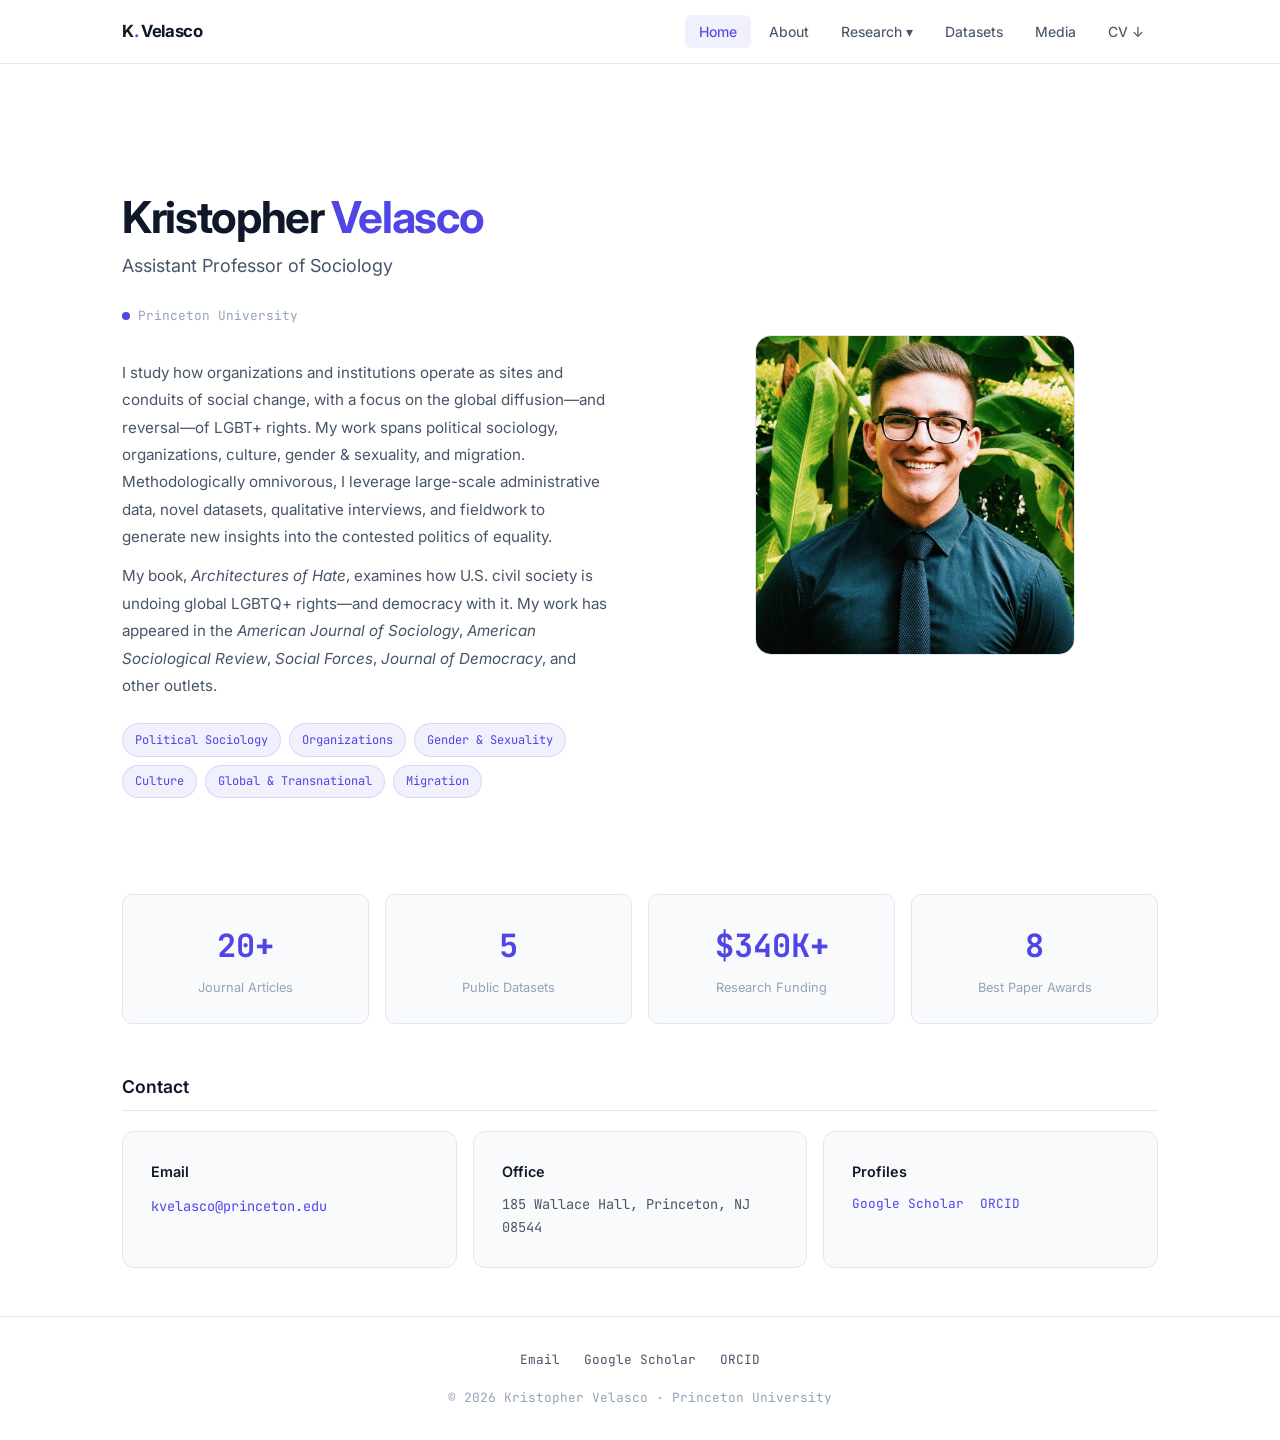
<file: index.html>
<!DOCTYPE html>
<html lang="en">
<head>
  <meta charset="UTF-8">
  <meta name="viewport" content="width=device-width, initial-scale=1.0">
  <!-- Google Analytics -->
  <script async src="https://www.googletagmanager.com/gtag/js?id=G-SNJX75MG90"></script>
  <script>window.dataLayer=window.dataLayer||[];function gtag(){dataLayer.push(arguments);}gtag('js',new Date());gtag('config','G-SNJX75MG90');</script>
  <title>Kristopher Velasco | Princeton Sociology</title>
  <meta name="description" content="Kristopher Velasco - Assistant Professor of Sociology at Princeton University. Research on global LGBT+ rights, political sociology, organizations, and culture.">
  <link rel="stylesheet" href="css/style.css">
  <link rel="icon" href="data:image/svg+xml,<svg xmlns='http://www.w3.org/2000/svg' viewBox='0 0 100 100'><text y='.9em' font-size='55' font-family='system-ui,sans-serif' font-weight='bold'>KV</text></svg>">
</head>
<body>

  <!-- Navigation -->
  <nav class="nav">
    <div class="nav-inner">
      <a href="index.html" class="nav-brand">K<span>.</span> Velasco</a>
      <ul class="nav-links" id="navLinks">
        <li><a href="index.html" class="active">Home</a></li>
        <li><a href="about.html">About</a></li>
        <li class="nav-dropdown">
          <a href="publications.html">Research &#9662;</a>
          <ul class="dropdown-menu">
            <li><a href="publications.html">All Publications</a></li>
            <li><a href="publications.html#world-culture">World Culture &amp; Transnational Networks</a></li>
            <li><a href="publications.html#nonprofits">Nonprofits &amp; Civil Society</a></li>
            <li><a href="publications.html#queer-demography">Queer Demography &amp; Migration</a></li>
          </ul>
        </li>
        <li><a href="datasets.html">Datasets</a></li>
        <li><a href="media.html">Media</a></li>
        <li><a href="files/Velasco_CV.pdf" target="_blank">CV &darr;</a></li>
      </ul>
      <div class="hamburger" id="hamburger" onclick="document.getElementById('navLinks').classList.toggle('open')">
        <span></span><span></span><span></span>
      </div>
    </div>
  </nav>

  <!-- Page -->
  <div class="page">
    <div class="container">

      <!-- Hero -->
      <section class="hero">
        <div class="hero-content">
          <div class="hero-text">
            <h1>Kristopher <span>Velasco</span></h1>
            <p class="hero-subtitle">Assistant Professor of Sociology</p>
            <p class="hero-affiliation">Princeton University</p>
            <p class="hero-bio">
              I study how organizations and institutions operate as sites and conduits
              of social change, with a focus on the global diffusion&mdash;and reversal&mdash;of
              LGBT+ rights. My work spans political sociology, organizations, culture,
              gender &amp; sexuality, and migration. Methodologically omnivorous, I leverage
              large-scale administrative data, novel datasets, qualitative interviews,
              and fieldwork to generate new insights into the contested politics of equality.
            </p>
            <p class="hero-bio" style="margin-top: 0.75rem;">
              My book, <em>Architectures of Hate</em>, examines how U.S. civil society is
              undoing global LGBTQ+ rights&mdash;and democracy with it. My work
              has appeared in the <em>American Journal of Sociology</em>, <em>American Sociological
              Review</em>, <em>Social Forces</em>, <em>Journal of Democracy</em>, and other outlets.
            </p>
            <div class="interests">
              <span class="tag">Political Sociology</span>
              <span class="tag">Organizations</span>
              <span class="tag">Gender &amp; Sexuality</span>
              <span class="tag">Culture</span>
              <span class="tag">Global &amp; Transnational</span>
              <span class="tag">Migration</span>
            </div>
          </div>
          <div class="hero-photo">
            <img src="img/headshot.webp" alt="Kristopher Velasco">
          </div>
        </div>
      </section>

      <!-- Quick Stats -->
      <div class="stats-row">
        <a href="publications.html" class="stat-card" style="text-decoration:none;">
          <span class="stat-number">20+</span>
          <span class="stat-label">Journal Articles</span>
        </a>
        <a href="datasets.html" class="stat-card" style="text-decoration:none;">
          <span class="stat-number">5</span>
          <span class="stat-label">Public Datasets</span>
        </a>
        <div class="stat-card">
          <span class="stat-number">$340K+</span>
          <span class="stat-label">Research Funding</span>
        </div>
        <div class="stat-card">
          <span class="stat-number">8</span>
          <span class="stat-label">Best Paper Awards</span>
        </div>
      </div>

      <!-- Contact -->
      <section style="margin-top: 2rem;">
        <div class="pub-section-title">Contact</div>
        <div style="display: grid; grid-template-columns: repeat(auto-fit, minmax(250px, 1fr)); gap: 1rem;">
          <div class="dataset-card">
            <h3 style="font-size: 0.9rem;">Email</h3>
            <a href="mailto:kvelasco@princeton.edu" style="font-family: var(--mono); font-size: 0.85rem;">kvelasco@princeton.edu</a>
          </div>
          <div class="dataset-card">
            <h3 style="font-size: 0.9rem;">Office</h3>
            <p style="font-family: var(--mono); font-size: 0.85rem; color: var(--text-secondary);">185 Wallace Hall, Princeton, NJ 08544</p>
          </div>
          <div class="dataset-card">
            <h3 style="font-size: 0.9rem;">Profiles</h3>
            <div style="display: flex; gap: 1rem; margin-top: 0.25rem;">
              <a href="https://scholar.google.com/citations?user=sdeVfqAAAAAJ&hl=en" target="_blank" style="font-family: var(--mono); font-size: 0.8rem;">Google Scholar</a>
              <a href="https://orcid.org/0000-0002-2152-9144" target="_blank" style="font-family: var(--mono); font-size: 0.8rem;">ORCID</a>
            </div>
          </div>
        </div>
      </section>

    </div>
  </div>

  <!-- Footer -->
  <footer class="footer">
    <div class="footer-links">
      <a href="mailto:kvelasco@princeton.edu">Email</a>
      <a href="https://scholar.google.com/citations?user=sdeVfqAAAAAJ&hl=en" target="_blank">Google Scholar</a>
      <a href="https://orcid.org/0000-0002-2152-9144" target="_blank">ORCID</a>
    </div>
    <p>&copy; 2026 Kristopher Velasco &middot; Princeton University</p>
  </footer>

  <script src="js/main.js"></script>
</body>
</html>
</file>
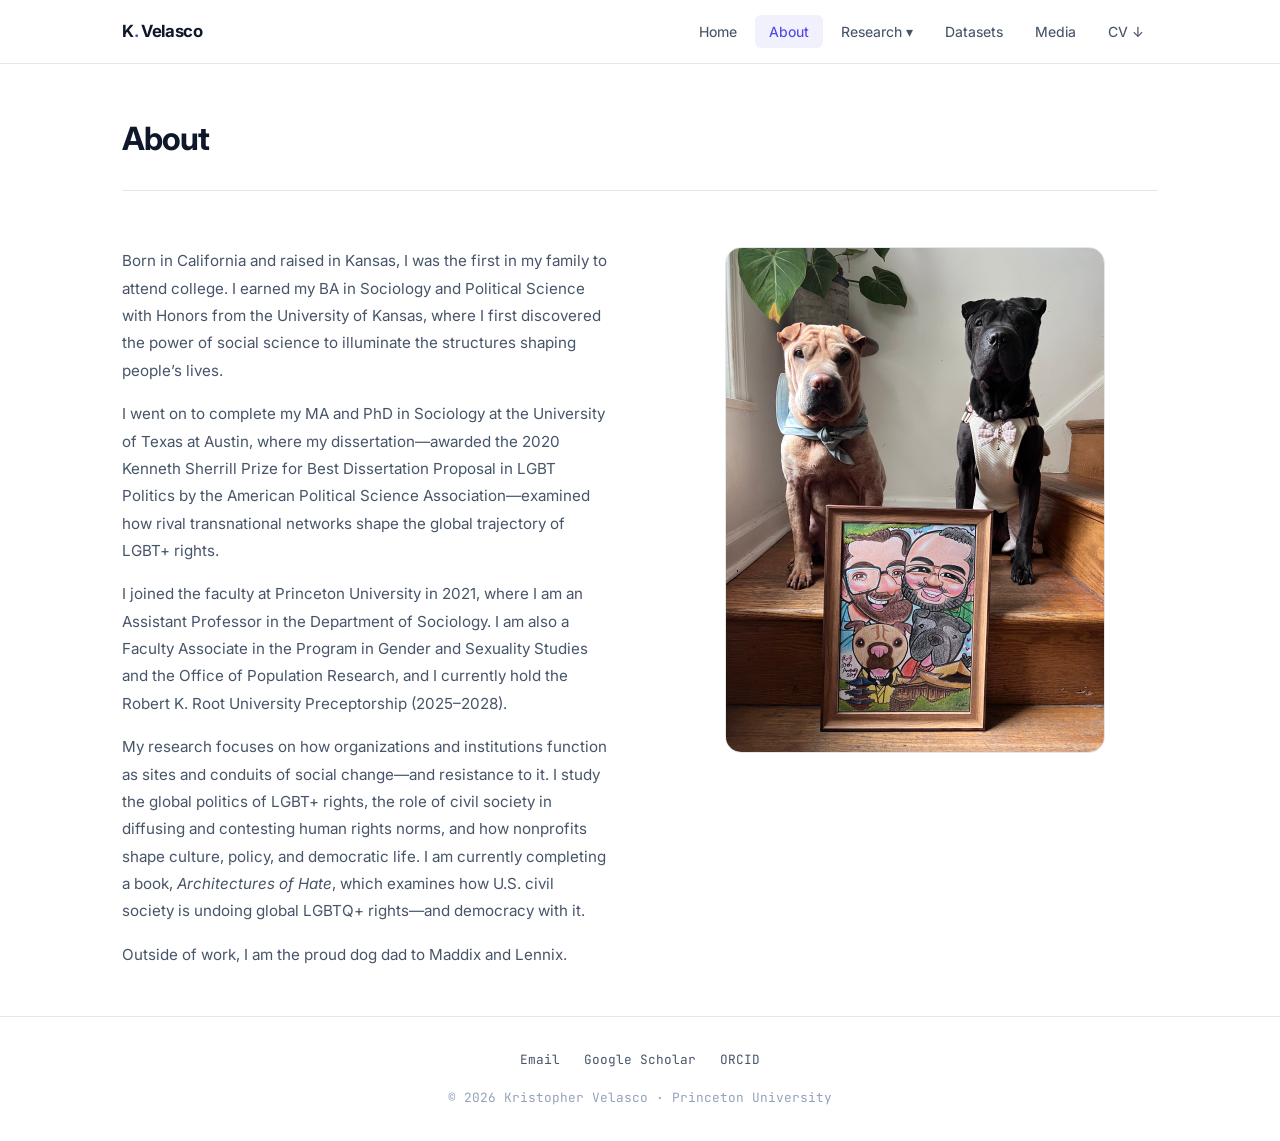
<file: about.html>
<!DOCTYPE html>
<html lang="en">
<head>
  <meta charset="UTF-8">
  <meta name="viewport" content="width=device-width, initial-scale=1.0">
  <!-- Google Analytics -->
  <script async src="https://www.googletagmanager.com/gtag/js?id=G-SNJX75MG90"></script>
  <script>window.dataLayer=window.dataLayer||[];function gtag(){dataLayer.push(arguments);}gtag('js',new Date());gtag('config','G-SNJX75MG90');</script>
  <title>About | Kristopher Velasco</title>
  <meta name="description" content="About Kristopher Velasco - first-generation college student, sociologist, and assistant professor at Princeton University.">
  <link rel="stylesheet" href="css/style.css">
  <link rel="icon" href="data:image/svg+xml,<svg xmlns='http://www.w3.org/2000/svg' viewBox='0 0 100 100'><text y='.9em' font-size='55' font-family='system-ui,sans-serif' font-weight='bold'>KV</text></svg>">
</head>
<body>

  <!-- Navigation -->
  <nav class="nav">
    <div class="nav-inner">
      <a href="index.html" class="nav-brand">K<span>.</span> Velasco</a>
      <ul class="nav-links" id="navLinks">
        <li><a href="index.html">Home</a></li>
        <li><a href="about.html" class="active">About</a></li>
        <li class="nav-dropdown">
          <a href="publications.html">Research &#9662;</a>
          <ul class="dropdown-menu">
            <li><a href="publications.html">All Publications</a></li>
            <li><a href="publications.html#world-culture">World Culture &amp; Transnational Networks</a></li>
            <li><a href="publications.html#nonprofits">Nonprofits &amp; Civil Society</a></li>
            <li><a href="publications.html#queer-demography">Queer Demography &amp; Migration</a></li>
          </ul>
        </li>
        <li><a href="datasets.html">Datasets</a></li>
        <li><a href="media.html">Media</a></li>
        <li><a href="files/Velasco_CV.pdf" target="_blank">CV &darr;</a></li>
      </ul>
      <div class="hamburger" id="hamburger" onclick="document.getElementById('navLinks').classList.toggle('open')">
        <span></span><span></span><span></span>
      </div>
    </div>
  </nav>

  <!-- Page -->
  <div class="page">
    <div class="container">

      <div class="section-header">
        <h1>About</h1>
      </div>

      <div class="hero-content" style="padding-top: 1rem;">
        <div class="hero-text">
          <p class="hero-bio">
            Born in California and raised in Kansas, I was the first in my family to attend
            college. I earned my BA in Sociology and Political Science with Honors from the
            University of Kansas, where I first discovered the power of social science to
            illuminate the structures shaping people&rsquo;s lives.
          </p>
          <p class="hero-bio" style="margin-top: 1rem;">
            I went on to complete my MA and PhD in Sociology at the University of Texas at Austin,
            where my dissertation&mdash;awarded the 2020 Kenneth Sherrill Prize for Best Dissertation
            Proposal in LGBT Politics by the American Political Science Association&mdash;examined
            how rival transnational networks shape the global trajectory of LGBT+ rights.
          </p>
          <p class="hero-bio" style="margin-top: 1rem;">
            I joined the faculty at Princeton University in 2021, where I am an Assistant Professor
            in the Department of Sociology. I am also a Faculty Associate in the Program in Gender
            and Sexuality Studies and the Office of Population Research, and I currently hold the
            Robert K. Root University Preceptorship (2025&ndash;2028).
          </p>
          <p class="hero-bio" style="margin-top: 1rem;">
            My research focuses on how organizations and institutions function as sites and conduits
            of social change&mdash;and resistance to it. I study the global politics of LGBT+ rights,
            the role of civil society in diffusing and contesting human rights norms, and how
            nonprofits shape culture, policy, and democratic life. I am currently completing a
            book, <em>Architectures of Hate</em>, which examines how U.S. civil society is undoing
            global LGBTQ+ rights&mdash;and democracy with it.
          </p>
          <p class="hero-bio" style="margin-top: 1rem;">
            Outside of work, I am the proud dog dad to Maddix and Lennix.
          </p>
        </div>
        <div class="hero-photo" style="align-self: start;">
          <img src="img/dogs.jpg" alt="Maddix and Lennix" style="width: 380px; height: auto; border-radius: 16px; border: 1px solid var(--border);">
        </div>
      </div>

    </div>
  </div>

  <!-- Footer -->
  <footer class="footer">
    <div class="footer-links">
      <a href="mailto:kvelasco@princeton.edu">Email</a>
      <a href="https://scholar.google.com/citations?user=sdeVfqAAAAAJ&hl=en" target="_blank">Google Scholar</a>
      <a href="https://orcid.org/0000-0002-2152-9144" target="_blank">ORCID</a>
    </div>
    <p>&copy; 2026 Kristopher Velasco &middot; Princeton University</p>
  </footer>

  <script src="js/main.js"></script>
</body>
</html>
</file>
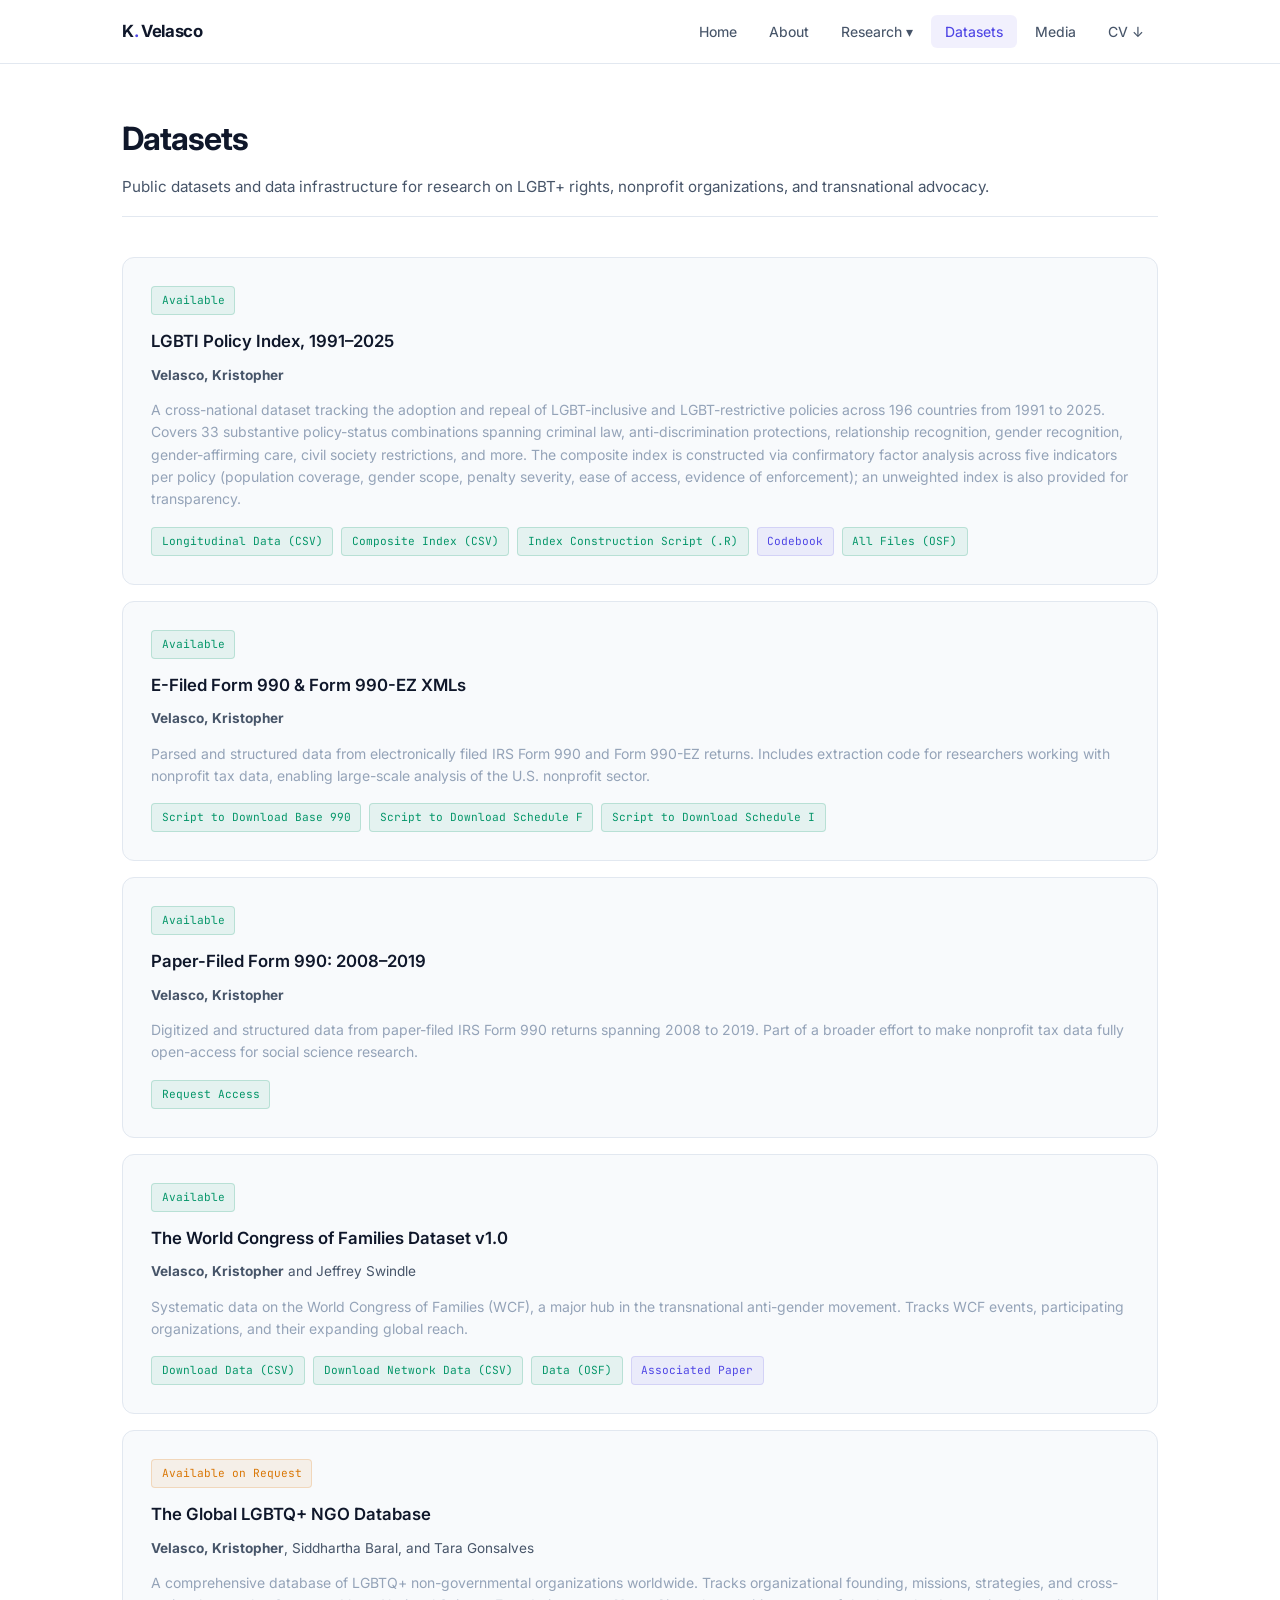
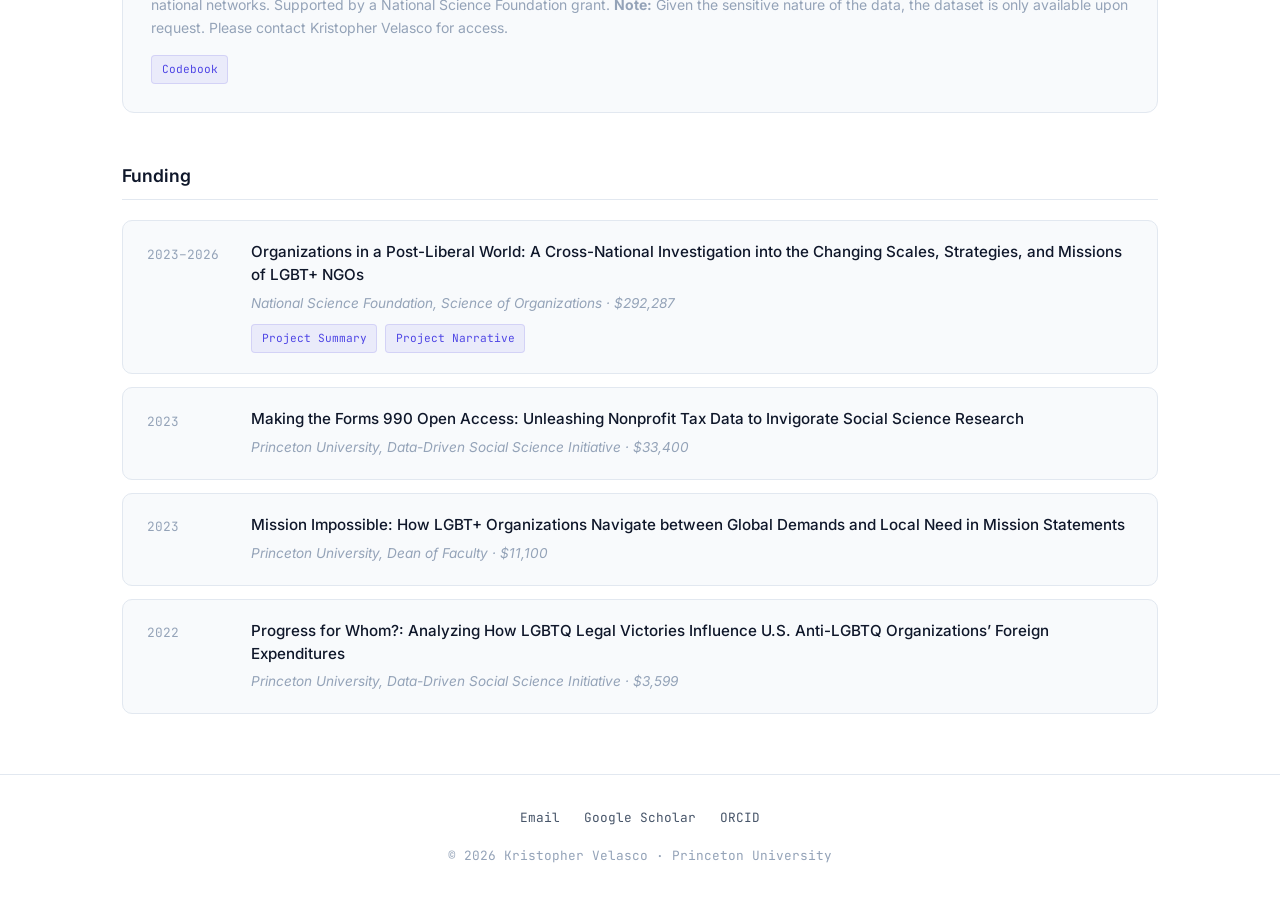
<file: datasets.html>
<!DOCTYPE html>
<html lang="en">
<head>
  <meta charset="UTF-8">
  <meta name="viewport" content="width=device-width, initial-scale=1.0">
  <!-- Google Analytics -->
  <script async src="https://www.googletagmanager.com/gtag/js?id=G-SNJX75MG90"></script>
  <script>window.dataLayer=window.dataLayer||[];function gtag(){dataLayer.push(arguments);}gtag('js',new Date());gtag('config','G-SNJX75MG90');</script>
  <title>Datasets | Kristopher Velasco</title>
  <meta name="description" content="Public datasets by Kristopher Velasco, including the LGBTI Policy Index, Form 990 data, and the World Congress of Families Dataset.">
  <link rel="stylesheet" href="css/style.css">
  <link rel="icon" href="data:image/svg+xml,<svg xmlns='http://www.w3.org/2000/svg' viewBox='0 0 100 100'><text y='.9em' font-size='55' font-family='system-ui,sans-serif' font-weight='bold'>KV</text></svg>">
</head>
<body>

  <!-- Navigation -->
  <nav class="nav">
    <div class="nav-inner">
      <a href="index.html" class="nav-brand">K<span>.</span> Velasco</a>
      <ul class="nav-links" id="navLinks">
        <li><a href="index.html">Home</a></li>
        <li><a href="about.html">About</a></li>
        <li class="nav-dropdown">
          <a href="publications.html">Research &#9662;</a>
          <ul class="dropdown-menu">
            <li><a href="publications.html">All Publications</a></li>
            <li><a href="publications.html#world-culture">World Culture &amp; Transnational Networks</a></li>
            <li><a href="publications.html#nonprofits">Nonprofits &amp; Civil Society</a></li>
            <li><a href="publications.html#queer-demography">Queer Demography &amp; Migration</a></li>
          </ul>
        </li>
        <li><a href="datasets.html" class="active">Datasets</a></li>
        <li><a href="media.html">Media</a></li>
        <li><a href="files/Velasco_CV.pdf" target="_blank">CV &darr;</a></li>
      </ul>
      <div class="hamburger" id="hamburger" onclick="document.getElementById('navLinks').classList.toggle('open')">
        <span></span><span></span><span></span>
      </div>
    </div>
  </nav>

  <!-- Page -->
  <div class="page">
    <div class="container">

      <div class="section-header">
        <h1>Datasets</h1>
        <p>Public datasets and data infrastructure for research on LGBT+ rights, nonprofit organizations, and transnational advocacy.</p>
      </div>

      <div class="dataset-grid">

        <!-- LGBTI Policy Index -->
        <div class="dataset-card animate-in">
          <span class="dataset-status status-available">Available</span>
          <h3>LGBTI Policy Index, 1991&ndash;2025</h3>
          <p class="dataset-authors"><strong>Velasco, Kristopher</strong></p>
          <p class="dataset-desc">
            A cross-national dataset tracking the adoption and repeal of LGBT-inclusive and LGBT-restrictive
            policies across 196 countries from 1991 to 2025. Covers 33 substantive policy-status combinations
            spanning criminal law, anti-discrimination protections, relationship recognition, gender recognition,
            gender-affirming care, civil society restrictions, and more. The composite index is constructed via
            confirmatory factor analysis across five indicators per policy (population coverage, gender scope,
            penalty severity, ease of access, evidence of enforcement); an unweighted index is also provided
            for transparency.
          </p>
          <div class="dataset-links">
            <a href="https://doi.org/10.17605/OSF.IO/WTA9P" class="pub-link data-link" target="_blank">Longitudinal Data (CSV)</a>
            <a href="https://doi.org/10.17605/OSF.IO/WTA9P" class="pub-link data-link" target="_blank">Composite Index (CSV)</a>
            <a href="https://doi.org/10.17605/OSF.IO/WTA9P" class="pub-link data-link" target="_blank">Index Construction Script (.R)</a>
            <a href="files/LGBTI_Policy_Dataset_Codebook.pdf" class="pub-link" target="_blank">Codebook</a>
            <a href="https://doi.org/10.17605/OSF.IO/WTA9P" class="pub-link data-link" target="_blank">All Files (OSF)</a>
          </div>
        </div>

        <!-- E-Filed Form 990 -->
        <div class="dataset-card animate-in">
          <span class="dataset-status status-available">Available</span>
          <h3>E-Filed Form 990 &amp; Form 990-EZ XMLs</h3>
          <p class="dataset-authors"><strong>Velasco, Kristopher</strong></p>
          <p class="dataset-desc">
            Parsed and structured data from electronically filed IRS Form 990 and Form 990-EZ
            returns. Includes extraction code for researchers working with nonprofit tax data,
            enabling large-scale analysis of the U.S. nonprofit sector.
          </p>
          <div class="dataset-links">
            <a href="files/UI_Base_990.R" class="pub-link data-link" target="_blank">Script to Download Base 990</a>
            <a href="files/UI_Schedule_F_990.R" class="pub-link data-link" target="_blank">Script to Download Schedule F</a>
            <a href="files/UI_Schedule_I_990.R" class="pub-link data-link" target="_blank">Script to Download Schedule I</a>
          </div>
        </div>

        <!-- Paper-Filed Form 990 -->
        <div class="dataset-card animate-in">
          <span class="dataset-status status-available">Available</span>
          <h3>Paper-Filed Form 990: 2008&ndash;2019</h3>
          <p class="dataset-authors"><strong>Velasco, Kristopher</strong></p>
          <p class="dataset-desc">
            Digitized and structured data from paper-filed IRS Form 990 returns spanning 2008 to 2019.
            Part of a broader effort to make nonprofit tax data fully open-access for social science research.
          </p>
          <div class="dataset-links">
            <a href="mailto:kvelasco@princeton.edu?subject=Paper-Filed%20Form%20990%20Data%20Request" class="pub-link data-link">Request Access</a>
          </div>
        </div>

        <!-- World Congress of Families -->
        <div class="dataset-card animate-in">
          <span class="dataset-status status-available">Available</span>
          <h3>The World Congress of Families Dataset v1.0</h3>
          <p class="dataset-authors"><strong>Velasco, Kristopher</strong> and Jeffrey Swindle</p>
          <p class="dataset-desc">
            Systematic data on the World Congress of Families (WCF), a major hub in the
            transnational anti-gender movement. Tracks WCF events, participating organizations,
            and their expanding global reach.
          </p>
          <div class="dataset-links">
            <a href="files/replication/velasco_swindle_2024_mobilization_main.csv" class="pub-link data-link" download>Download Data (CSV)</a>
            <a href="files/replication/velasco_swindle_2024_mobilization_network.csv" class="pub-link data-link" download>Download Network Data (CSV)</a>
            <a href="https://doi.org/10.17605/OSF.IO/TJ68H" class="pub-link data-link" target="_blank">Data (OSF)</a>
            <a href="https://doi.org/10.17813/1086-671X-29-4-441" class="pub-link" target="_blank">Associated Paper</a>
          </div>
        </div>

        <!-- Global LGBTQ+ NGO Database -->
        <div class="dataset-card animate-in">
          <span class="dataset-status status-progress">Available on Request</span>
          <h3>The Global LGBTQ+ NGO Database</h3>
          <p class="dataset-authors"><strong>Velasco, Kristopher</strong>, Siddhartha Baral, and Tara Gonsalves</p>
          <p class="dataset-desc">
            A comprehensive database of LGBTQ+ non-governmental organizations worldwide.
            Tracks organizational founding, missions, strategies, and cross-national networks.
            Supported by a National Science Foundation grant.
            <strong>Note:</strong> Given the sensitive nature of the data, the dataset is only
            available upon request. Please contact Kristopher Velasco for access.
          </p>
          <div class="dataset-links">
            <a href="files/Global_LGBTQ_NGO_Database_Codebook.pdf" class="pub-link" target="_blank">Codebook</a>
          </div>
        </div>

      </div>

      <!-- Funding Note -->
      <section style="margin-top: 3rem;">
        <div class="pub-section-title">Funding</div>
        <div class="pub-list">
          <div class="pub-entry" data-type="grant">
            <div class="pub-year" style="width: auto;">2023&ndash;2026</div>
            <div class="pub-content">
              <h3>Organizations in a Post-Liberal World: A Cross-National Investigation into the Changing Scales, Strategies, and Missions of LGBT+ NGOs</h3>
              <p class="pub-venue">National Science Foundation, Science of Organizations &middot; $292,287</p>
              <div class="pub-links" style="margin-top: 0.6rem;">
                <a href="files/NSF_Project_Summary.pdf" class="pub-link" target="_blank">Project Summary</a>
                <a href="files/NSF_Project_Narrative.pdf" class="pub-link" target="_blank">Project Narrative</a>
              </div>
            </div>
          </div>
          <div class="pub-entry" data-type="grant">
            <div class="pub-year" style="width: auto;">2023</div>
            <div class="pub-content">
              <h3>Making the Forms 990 Open Access: Unleashing Nonprofit Tax Data to Invigorate Social Science Research</h3>
              <p class="pub-venue">Princeton University, Data-Driven Social Science Initiative &middot; $33,400</p>
            </div>
          </div>
          <div class="pub-entry" data-type="grant">
            <div class="pub-year" style="width: auto;">2023</div>
            <div class="pub-content">
              <h3>Mission Impossible: How LGBT+ Organizations Navigate between Global Demands and Local Need in Mission Statements</h3>
              <p class="pub-venue">Princeton University, Dean of Faculty &middot; $11,100</p>
            </div>
          </div>
          <div class="pub-entry" data-type="grant">
            <div class="pub-year" style="width: auto;">2022</div>
            <div class="pub-content">
              <h3>Progress for Whom?: Analyzing How LGBTQ Legal Victories Influence U.S. Anti-LGBTQ Organizations&rsquo; Foreign Expenditures</h3>
              <p class="pub-venue">Princeton University, Data-Driven Social Science Initiative &middot; $3,599</p>
            </div>
          </div>
        </div>
      </section>

    </div>
  </div>

  <!-- Footer -->
  <footer class="footer">
    <div class="footer-links">
      <a href="mailto:kvelasco@princeton.edu">Email</a>
      <a href="https://scholar.google.com/citations?user=sdeVfqAAAAAJ&hl=en" target="_blank">Google Scholar</a>
      <a href="https://orcid.org/0000-0002-2152-9144" target="_blank">ORCID</a>
    </div>
    <p>&copy; 2026 Kristopher Velasco &middot; Princeton University</p>
  </footer>

  <script src="js/main.js"></script>
</body>
</html>
</file>
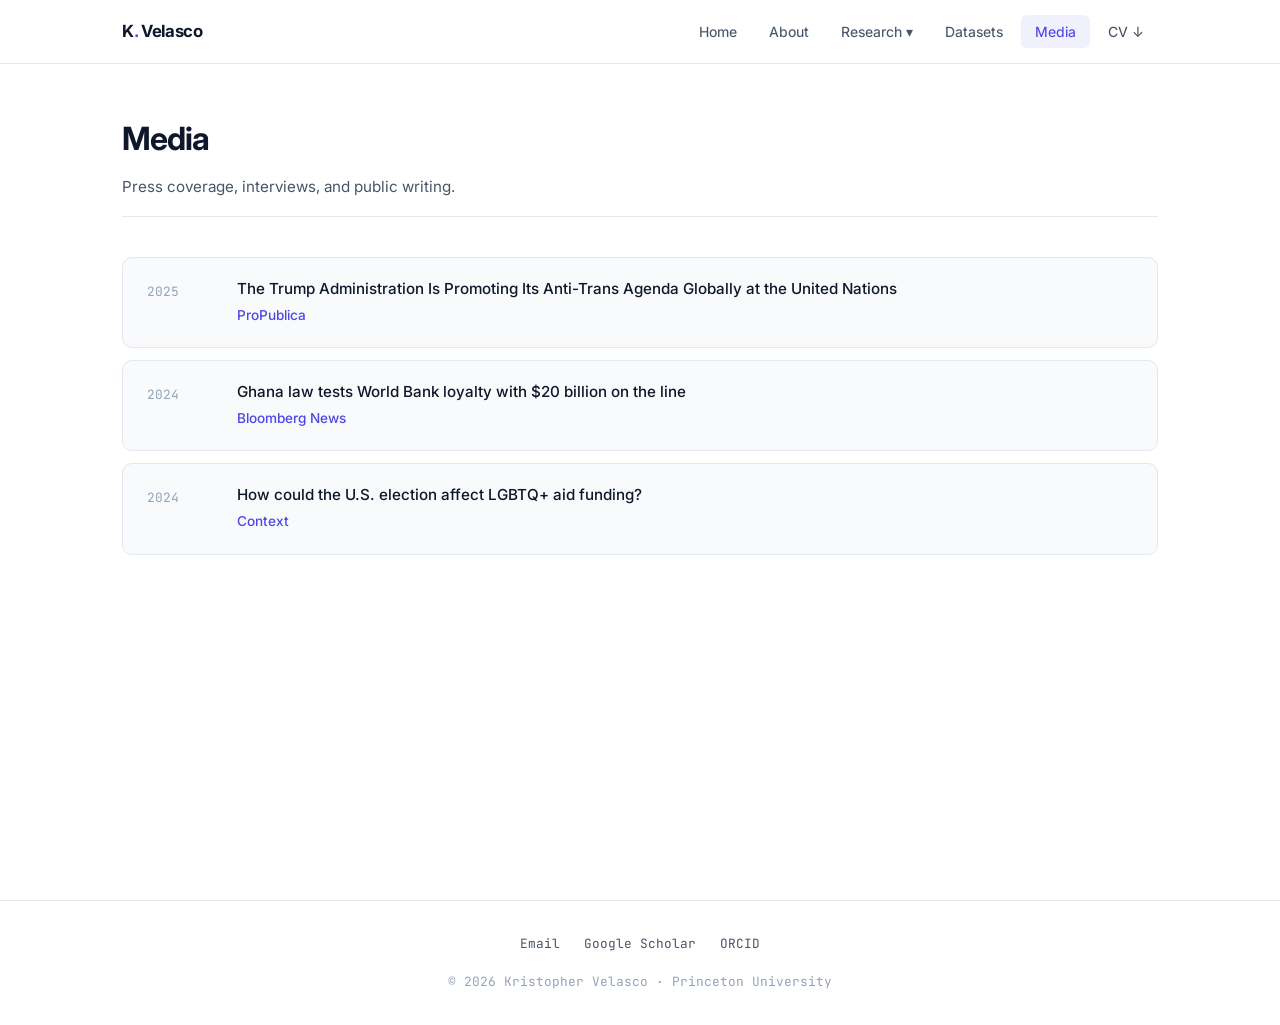
<file: media.html>
<!DOCTYPE html>
<html lang="en">
<head>
  <meta charset="UTF-8">
  <meta name="viewport" content="width=device-width, initial-scale=1.0">
  <!-- Google Analytics -->
  <script async src="https://www.googletagmanager.com/gtag/js?id=G-SNJX75MG90"></script>
  <script>window.dataLayer=window.dataLayer||[];function gtag(){dataLayer.push(arguments);}gtag('js',new Date());gtag('config','G-SNJX75MG90');</script>
  <title>Media | Kristopher Velasco</title>
  <meta name="description" content="Media coverage and public writing featuring Kristopher Velasco's research on LGBT+ rights, transnational advocacy, and democracy.">
  <link rel="stylesheet" href="css/style.css">
  <link rel="icon" href="data:image/svg+xml,<svg xmlns='http://www.w3.org/2000/svg' viewBox='0 0 100 100'><text y='.9em' font-size='55' font-family='system-ui,sans-serif' font-weight='bold'>KV</text></svg>">
</head>
<body>

  <!-- Navigation -->
  <nav class="nav">
    <div class="nav-inner">
      <a href="index.html" class="nav-brand">K<span>.</span> Velasco</a>
      <ul class="nav-links" id="navLinks">
        <li><a href="index.html">Home</a></li>
        <li><a href="about.html">About</a></li>
        <li class="nav-dropdown">
          <a href="publications.html">Research &#9662;</a>
          <ul class="dropdown-menu">
            <li><a href="publications.html">All Publications</a></li>
            <li><a href="publications.html#world-culture">World Culture &amp; Transnational Networks</a></li>
            <li><a href="publications.html#nonprofits">Nonprofits &amp; Civil Society</a></li>
            <li><a href="publications.html#queer-demography">Queer Demography &amp; Migration</a></li>
          </ul>
        </li>
        <li><a href="datasets.html">Datasets</a></li>
        <li><a href="media.html" class="active">Media</a></li>
        <li><a href="files/Velasco_CV.pdf" target="_blank">CV &darr;</a></li>
      </ul>
      <div class="hamburger" id="hamburger" onclick="document.getElementById('navLinks').classList.toggle('open')">
        <span></span><span></span><span></span>
      </div>
    </div>
  </nav>

  <!-- Page -->
  <div class="page">
    <div class="container">

      <div class="section-header">
        <h1>Media</h1>
        <p>Press coverage, interviews, and public writing.</p>
      </div>

      <div class="media-grid">

        <div class="media-entry animate-in">
          <div class="media-year">2025</div>
          <div class="media-content">
            <h3>The Trump Administration Is Promoting Its Anti-Trans Agenda Globally at the United Nations</h3>
            <p class="media-outlet">ProPublica</p>
          </div>
        </div>

        <div class="media-entry animate-in">
          <div class="media-year">2024</div>
          <div class="media-content">
            <h3>Ghana law tests World Bank loyalty with $20 billion on the line</h3>
            <p class="media-outlet">Bloomberg News</p>
          </div>
        </div>

        <div class="media-entry animate-in">
          <div class="media-year">2024</div>
          <div class="media-content">
            <h3>How could the U.S. election affect LGBTQ+ aid funding?</h3>
            <p class="media-outlet">Context</p>
          </div>
        </div>

      </div>

    </div>
  </div>

  <!-- Footer -->
  <footer class="footer">
    <div class="footer-links">
      <a href="mailto:kvelasco@princeton.edu">Email</a>
      <a href="https://scholar.google.com/citations?user=sdeVfqAAAAAJ&hl=en" target="_blank">Google Scholar</a>
      <a href="https://orcid.org/0000-0002-2152-9144" target="_blank">ORCID</a>
    </div>
    <p>&copy; 2026 Kristopher Velasco &middot; Princeton University</p>
  </footer>

  <script src="js/main.js"></script>
</body>
</html>
</file>
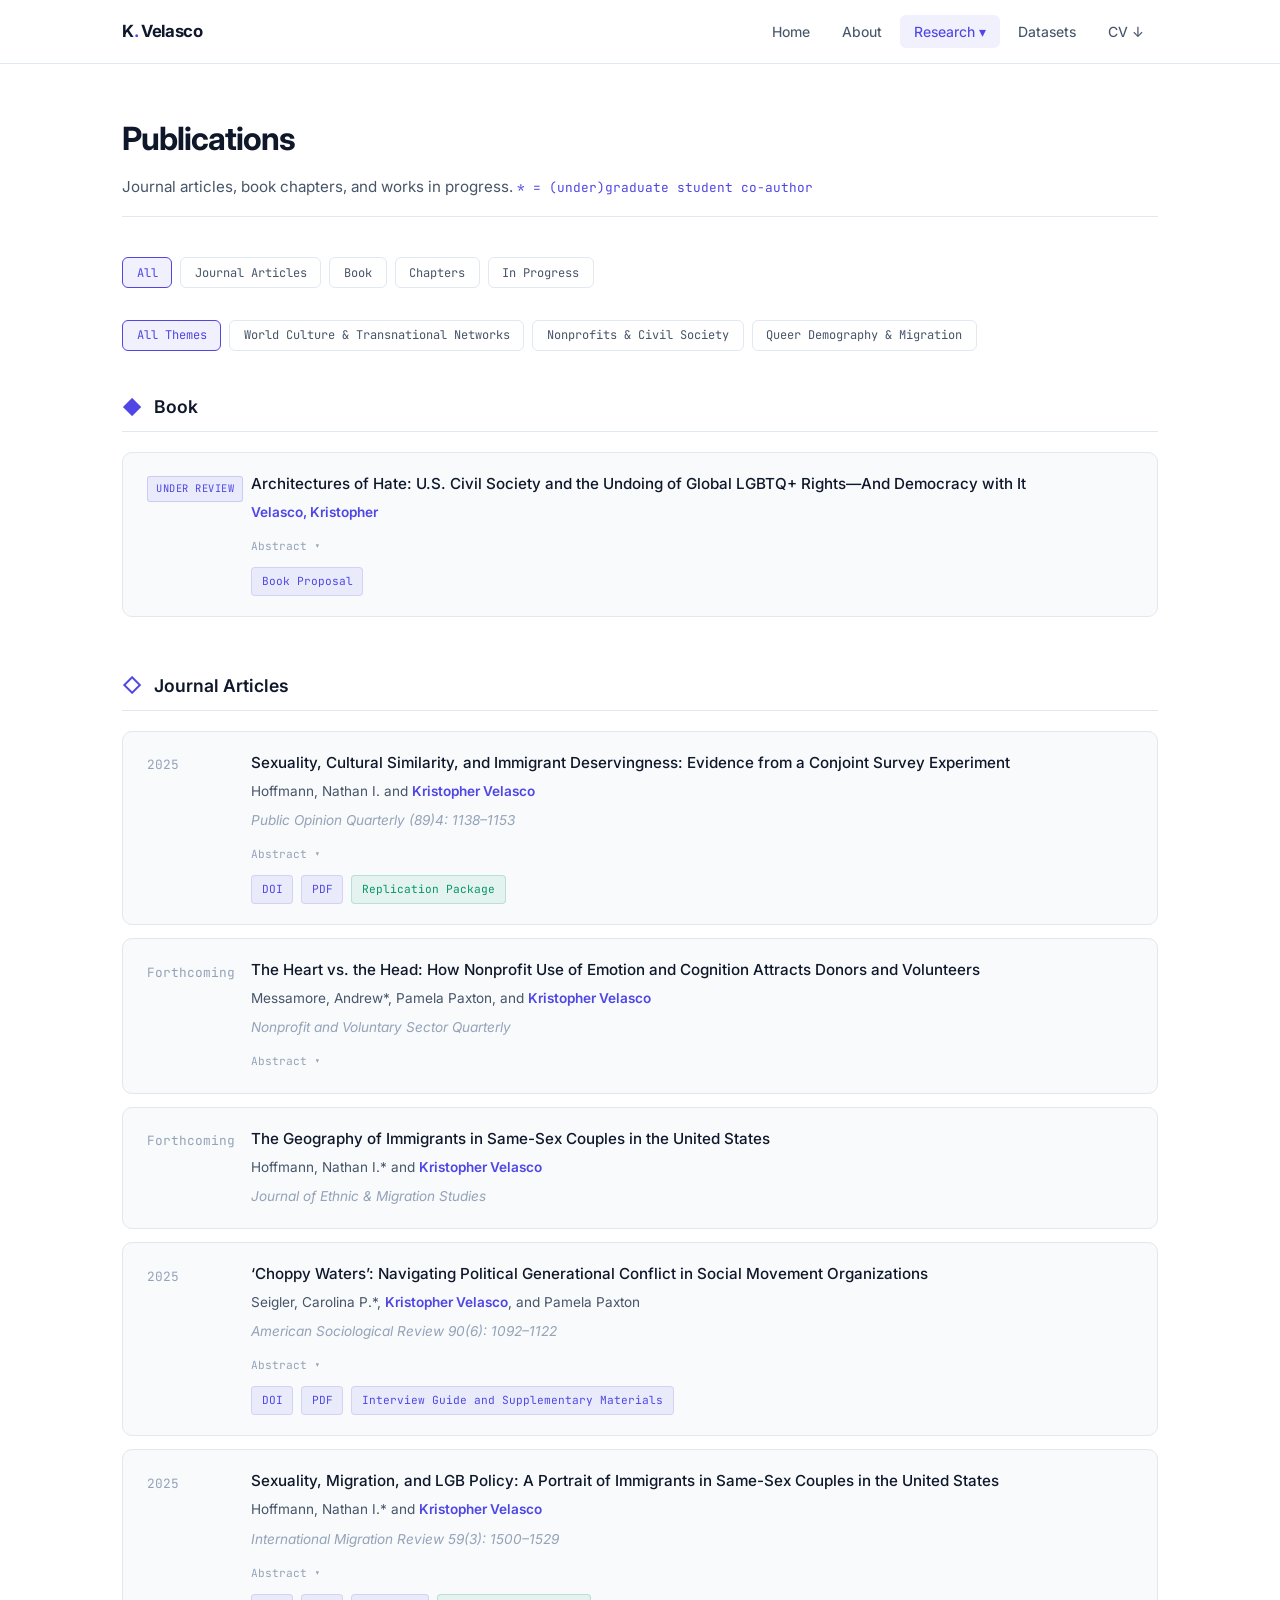
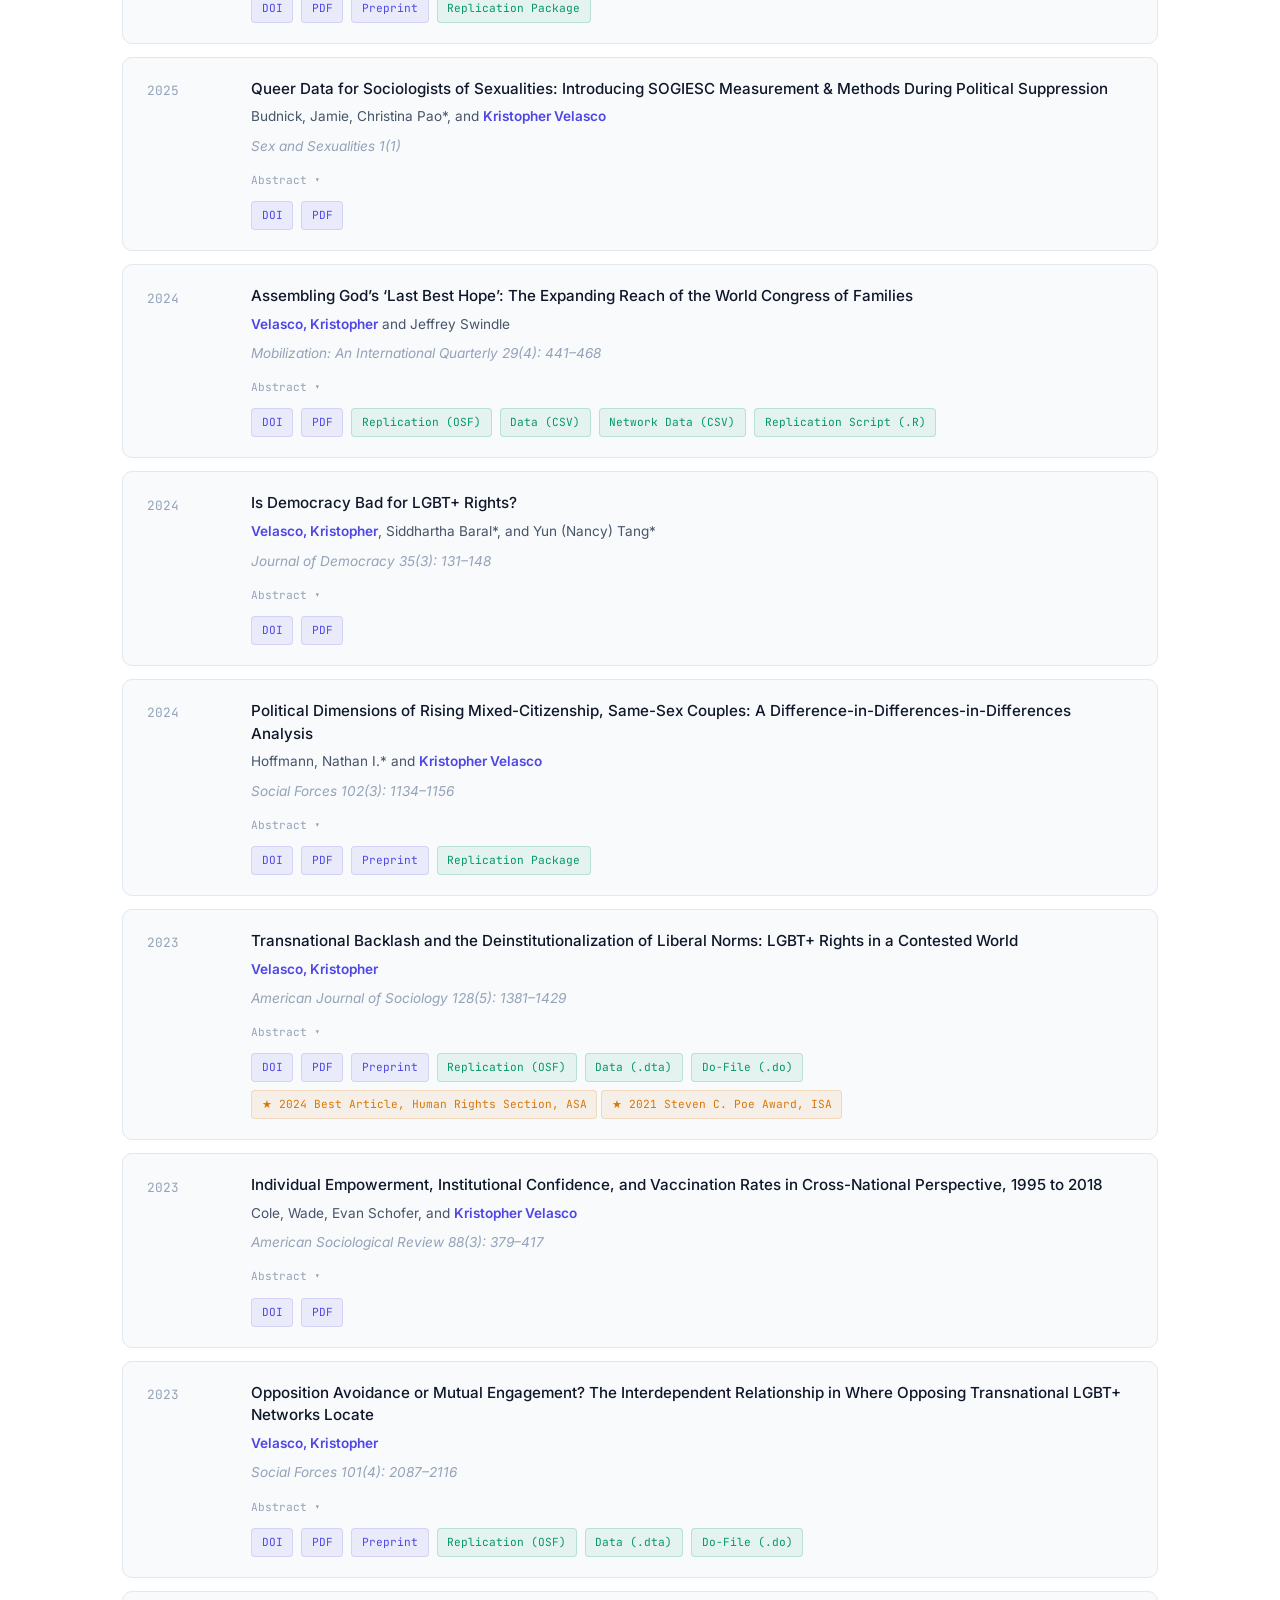
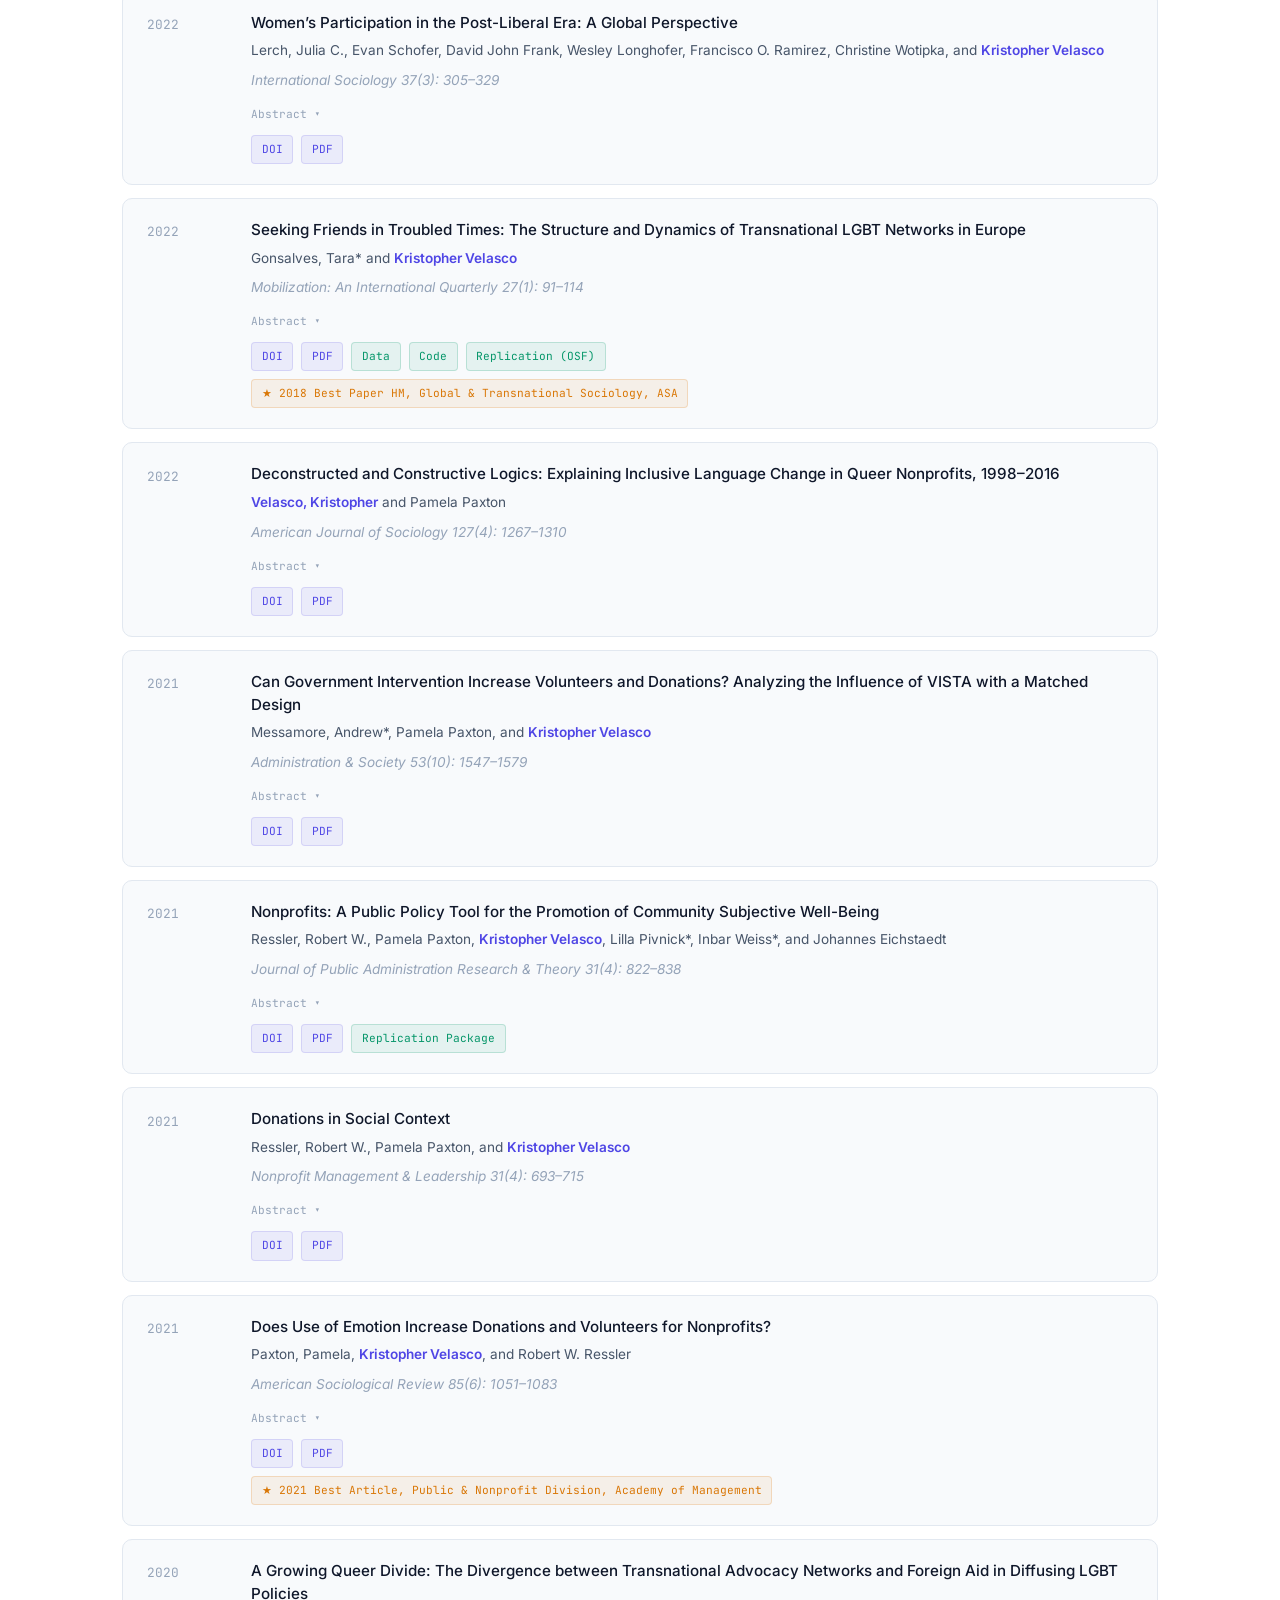
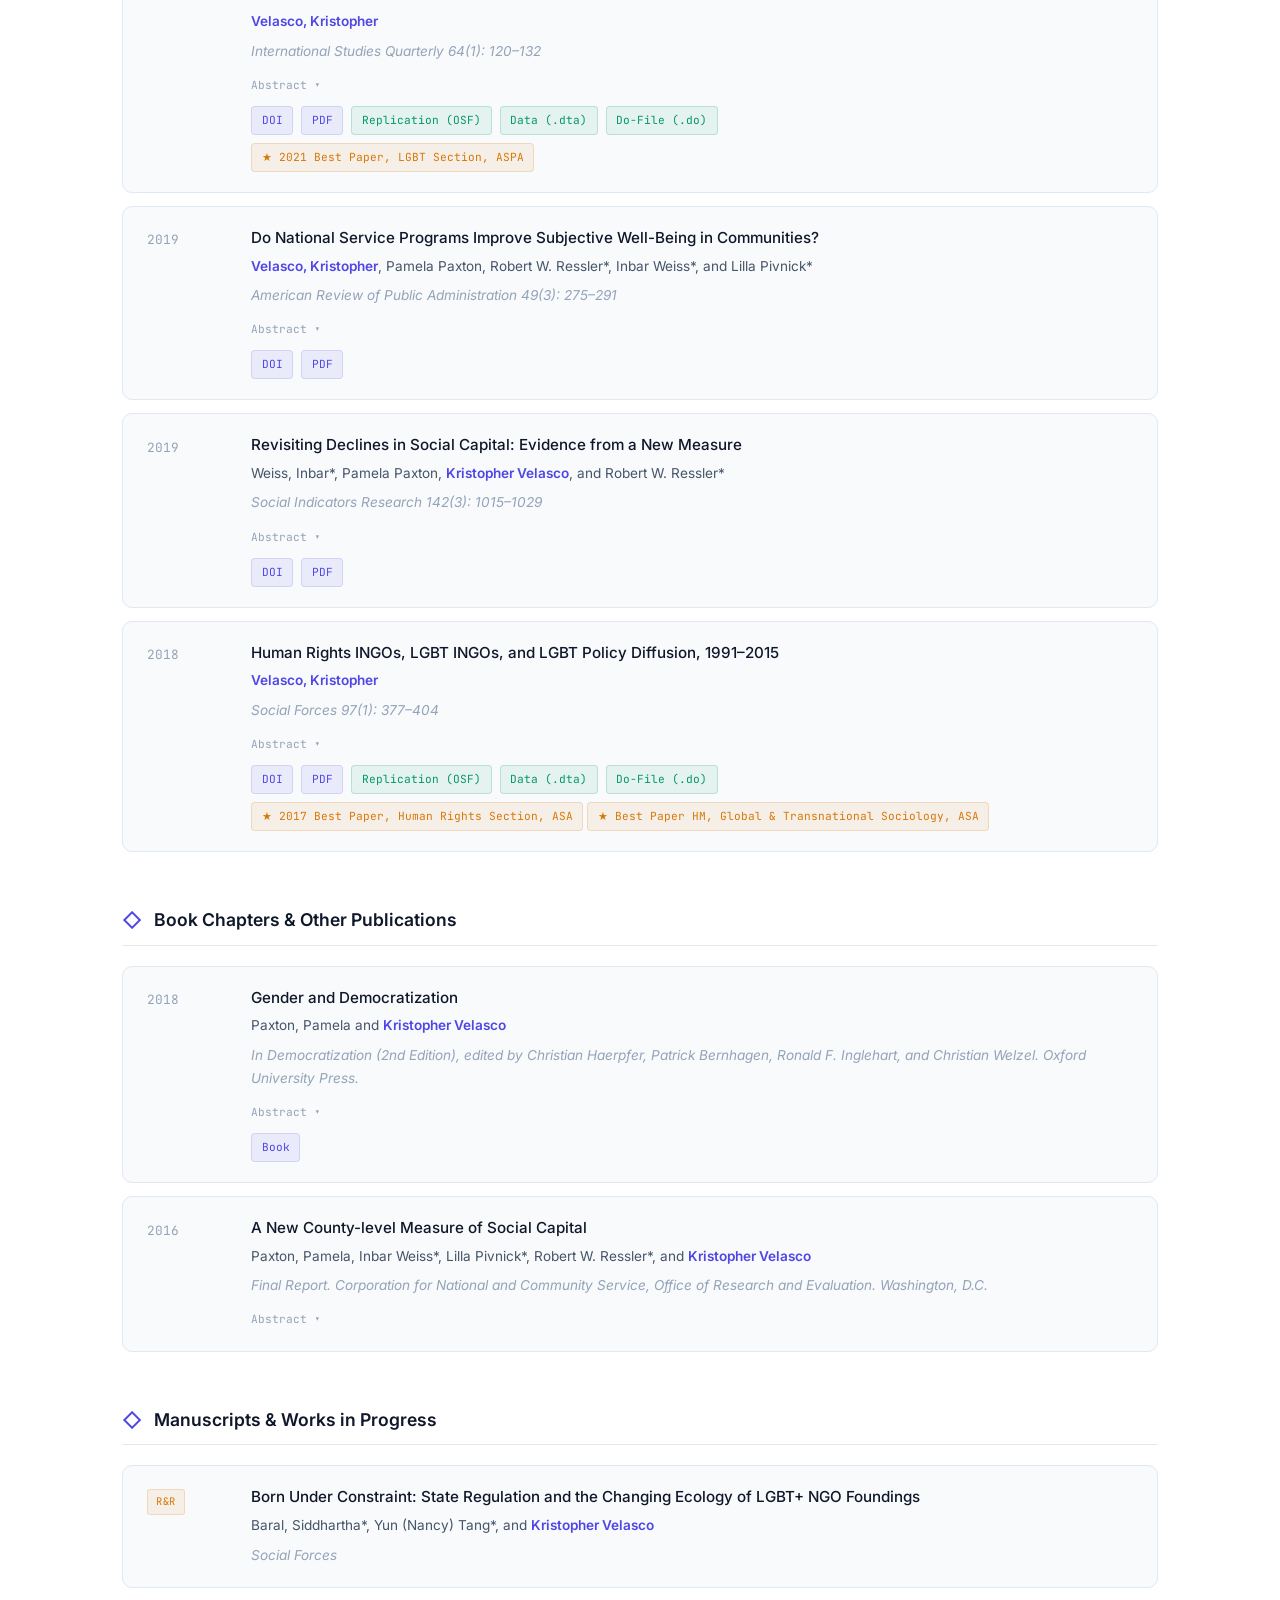
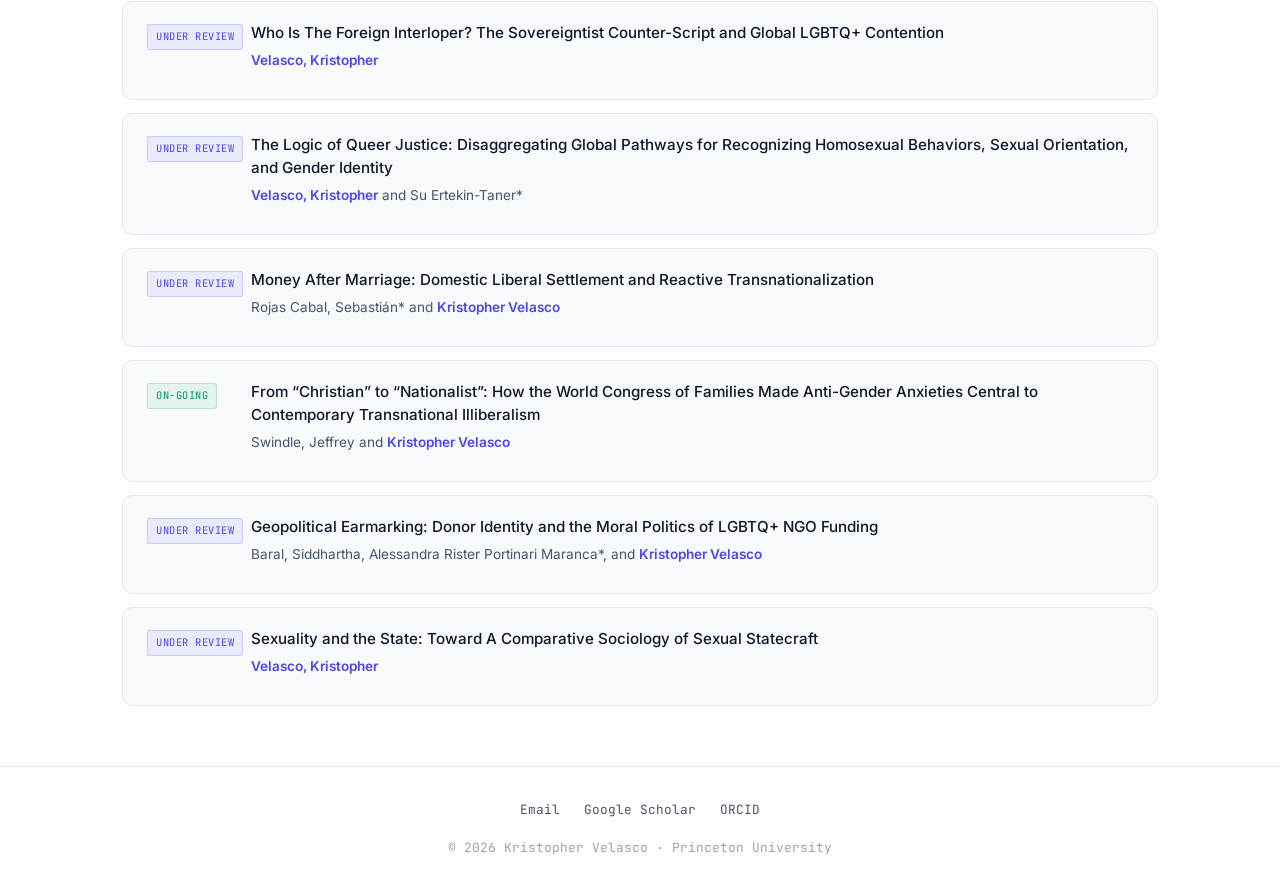
<file: publications.html>
<!DOCTYPE html>
<html lang="en">
<head>
  <meta charset="UTF-8">
  <meta name="viewport" content="width=device-width, initial-scale=1.0">
  <!-- Google Analytics -->
  <script async src="https://www.googletagmanager.com/gtag/js?id=G-SNJX75MG90"></script>
  <script>window.dataLayer=window.dataLayer||[];function gtag(){dataLayer.push(arguments);}gtag('js',new Date());gtag('config','G-SNJX75MG90');</script>
  <title>Publications | Kristopher Velasco</title>
  <meta name="description" content="Academic publications by Kristopher Velasco, including journal articles, book chapters, and working papers on LGBT+ rights, political sociology, and organizations.">
  <link rel="stylesheet" href="css/style.css">
  <link rel="icon" href="data:image/svg+xml,<svg xmlns='http://www.w3.org/2000/svg' viewBox='0 0 100 100'><text y='.9em' font-size='55' font-family='system-ui,sans-serif' font-weight='bold'>KV</text></svg>">
</head>
<body>

  <!-- Navigation -->
  <nav class="nav">
    <div class="nav-inner">
      <a href="index.html" class="nav-brand">K<span>.</span> Velasco</a>
      <ul class="nav-links" id="navLinks">
        <li><a href="index.html">Home</a></li>
        <li><a href="about.html">About</a></li>
        <li class="nav-dropdown">
          <a href="publications.html" class="active">Research &#9662;</a>
          <ul class="dropdown-menu">
            <li><a href="publications.html">All Publications</a></li>
            <li><a href="publications.html#world-culture">World Culture &amp; Transnational Networks</a></li>
            <li><a href="publications.html#nonprofits">Nonprofits &amp; Civil Society</a></li>
            <li><a href="publications.html#queer-demography">Queer Demography &amp; Migration</a></li>
          </ul>
        </li>
        <li><a href="datasets.html">Datasets</a></li>
        <li><a href="files/Velasco_CV.pdf" target="_blank">CV &darr;</a></li>
      </ul>
      <div class="hamburger" id="hamburger" onclick="document.getElementById('navLinks').classList.toggle('open')">
        <span></span><span></span><span></span>
      </div>
    </div>
  </nav>

  <!-- Page -->
  <div class="page">
    <div class="container">

      <div class="section-header">
        <h1>Publications</h1>
        <p>Journal articles, book chapters, and works in progress. <span class="count">* = (under)graduate student co-author</span></p>
      </div>

      <!-- Type Filter Buttons -->
      <div class="filters" id="typeFilters">
        <button class="filter-btn active" data-filter="all">All</button>
        <button class="filter-btn" data-filter="article">Journal Articles</button>
        <button class="filter-btn" data-filter="book">Book</button>
        <button class="filter-btn" data-filter="chapter">Chapters</button>
        <button class="filter-btn" data-filter="manuscript">In Progress</button>
      </div>

      <!-- Theme Filter Buttons -->
      <div class="filters" id="themeFilters">
        <button class="filter-btn active" data-theme-filter="all">All Themes</button>
        <button class="filter-btn" data-theme-filter="world-culture">World Culture &amp; Transnational Networks</button>
        <button class="filter-btn" data-theme-filter="nonprofits">Nonprofits &amp; Civil Society</button>
        <button class="filter-btn" data-theme-filter="queer-demography">Queer Demography &amp; Migration</button>
      </div>

      <!-- ===== BOOK ===== -->
      <div class="pub-section-title" data-section="book"><span class="icon">&#9670;</span> Book</div>
      <div class="pub-list">
        <div class="pub-entry animate-in" data-type="book" data-theme="world-culture">
          <div class="pub-year"><span class="status-tag status-ur">Under Review</span></div>
          <div class="pub-content">
            <h3>Architectures of Hate: U.S. Civil Society and the Undoing of Global LGBTQ+ Rights&mdash;And Democracy with It</h3>
            <p class="pub-authors"><strong>Velasco, Kristopher</strong></p>
            <div class="pub-abstract">
              <button class="abstract-toggle">Abstract &#9662;</button>
              <div class="abstract-content">
                <p>This book examines how U.S.-based civil society organizations have mobilized to undermine LGBTQ+ rights globally, revealing the interconnections between anti-queer advocacy and democratic erosion worldwide.</p>
              </div>
            </div>
            <div class="pub-links">
              <a href="files/Velasco_Book_Proposal.pdf" class="pub-link" target="_blank">Book Proposal</a>
            </div>
          </div>
        </div>
      </div>

      <!-- ===== JOURNAL ARTICLES ===== -->
      <div class="pub-section-title" data-section="article"><span class="icon">&#9671;</span> Journal Articles</div>
      <div class="pub-list">

        <!-- 2025: Hoffmann & Velasco - POQ -->
        <div class="pub-entry animate-in" data-type="article" data-theme="queer-demography">
          <div class="pub-year">2025</div>
          <div class="pub-content">
            <h3>Sexuality, Cultural Similarity, and Immigrant Deservingness: Evidence from a Conjoint Survey Experiment</h3>
            <p class="pub-authors">Hoffmann, Nathan I. and <strong>Kristopher Velasco</strong></p>
            <p class="pub-venue">Public Opinion Quarterly (89)4: 1138&ndash;1153</p>
            <div class="pub-abstract">
              <button class="abstract-toggle">Abstract &#9662;</button>
              <div class="abstract-content">
                <p>In the wake of significant increases in lesbian and gay (LG) immigration, do Americans view LG migrants as more deserving of entry to the United States than their straight counterparts? Using a conjoint survey experiment with 1,650 respondents, we investigate how potential immigrants' sexual-minority status affects Americans' perceptions of their deservingness for admission and their cultural similarity to the United States. Results show that, overall, Americans do not perceive LG immigrants as more deserving than straight ones, and LG immigrants are perceived as less culturally similar. But results also reveal heterogeneity: LG immigrants fleeing persecution are seen as more deserving of admission, and Democrats, atheists, and LG respondents consider LG migrants more deserving than straight ones. This paper helps disentangle Americans' preferences for migrants' presumed cultural similarity from economic potential and humanitarian merit as well as sheds light on public opinion of an understudied but politically salient group.</p>
              </div>
            </div>
            <div class="pub-links">
              <a href="https://doi.org/10.1093/poq/nfaf054" class="pub-link" target="_blank">DOI</a>
              <a href="files/publications/Hoffmann_Velasco_2025_POQ.pdf" class="pub-link" target="_blank">PDF</a>
              <a href="https://doi.org/10.7910/DVN/3FONBK" class="pub-link data-link" target="_blank">Replication Package</a>
            </div>
          </div>
        </div>

        <!-- Forthcoming: Messamore, Paxton & Velasco - NVSQ -->
        <div class="pub-entry animate-in" data-type="article" data-theme="nonprofits">
          <div class="pub-year">Forthcoming</div>
          <div class="pub-content">
            <h3>The Heart vs. the Head: How Nonprofit Use of Emotion and Cognition Attracts Donors and Volunteers</h3>
            <p class="pub-authors">Messamore, Andrew*, Pamela Paxton, and <strong>Kristopher Velasco</strong></p>
            <p class="pub-venue">Nonprofit and Voluntary Sector Quarterly</p>
            <div class="pub-abstract">
              <button class="abstract-toggle">Abstract &#9662;</button>
              <div class="abstract-content">
                <p>This study explores how nonprofits strategically deploy emotional versus cognitive appeals in communications, and how these different approaches influence donor giving and volunteer recruitment.</p>
              </div>
            </div>
          </div>
        </div>

        <!-- Forthcoming: Hoffmann & Velasco - JEMS -->
        <div class="pub-entry animate-in" data-type="article" data-theme="queer-demography">
          <div class="pub-year">Forthcoming</div>
          <div class="pub-content">
            <h3>The Geography of Immigrants in Same-Sex Couples in the United States</h3>
            <p class="pub-authors">Hoffmann, Nathan I.* and <strong>Kristopher Velasco</strong></p>
            <p class="pub-venue">Journal of Ethnic &amp; Migration Studies</p>
          </div>
        </div>

        <!-- 2025: Seigler, Velasco & Paxton - ASR -->
        <div class="pub-entry animate-in" data-type="article" data-theme="nonprofits">
          <div class="pub-year">2025</div>
          <div class="pub-content">
            <h3>&lsquo;Choppy Waters&rsquo;: Navigating Political Generational Conflict in Social Movement Organizations</h3>
            <p class="pub-authors">Seigler, Carolina P.*, <strong>Kristopher Velasco</strong>, and Pamela Paxton</p>
            <p class="pub-venue">American Sociological Review 90(6): 1092&ndash;1122</p>
            <div class="pub-abstract">
              <button class="abstract-toggle">Abstract &#9662;</button>
              <div class="abstract-content">
                <p>Social movements are composed of distinct political generations. Yet empirical work documenting distinct generations is limited, and work detailing the conflict and problems created by generational turnover exceedingly rare. Based on interviews with 39 leaders of LGBTQ+ organizations, supplemented with longitudinal administrative text data from 1,840 LGBTQ+ organizational mission statements, we demonstrate political generational change, and conflict, in the U.S. LGBTQ+ movement. The prior &ldquo;Legacy&rdquo; generation is confronted by an &ldquo;Emergent&rdquo; generation with different understandings of sexuality/gender, intersectionality, and organizational strategies. These conflictual differences produce material and emotional consequences as the &ldquo;Legacy&rdquo; generation takes their resources away and members of both generations feel erased from the movement&rsquo;s collective identity. Leaders navigate these &ldquo;choppy waters&rdquo; by taking either a harsh approach, which seeks to dismiss whichever generation is viewed as hindering their organization&rsquo;s work, or an inclusive approach that views generational tension as an opportunity to grow and strengthen their organization and the larger movement.</p>
              </div>
            </div>
            <div class="pub-links">
              <a href="https://doi.org/10.1177/00031224251387319" class="pub-link" target="_blank">DOI</a>
              <a href="files/publications/Seigler_Velasco_Paxton_2025_ASR.pdf" class="pub-link" target="_blank">PDF</a>
              <a href="files/publications/Seigler_Velasco_Paxton_2025_ASR_Supplement.pdf" class="pub-link" target="_blank">Interview Guide and Supplementary Materials</a>
            </div>
          </div>
        </div>

        <!-- 2025: Hoffmann & Velasco - IMR -->
        <div class="pub-entry animate-in" data-type="article" data-theme="queer-demography">
          <div class="pub-year">2025</div>
          <div class="pub-content">
            <h3>Sexuality, Migration, and LGB Policy: A Portrait of Immigrants in Same-Sex Couples in the United States</h3>
            <p class="pub-authors">Hoffmann, Nathan I.* and <strong>Kristopher Velasco</strong></p>
            <p class="pub-venue">International Migration Review 59(3): 1500&ndash;1529</p>
            <div class="pub-abstract">
              <button class="abstract-toggle">Abstract &#9662;</button>
              <div class="abstract-content">
                <p>Both internationally and in the United States, the policy landscape for same-sex couples is changing rapidly, and surveys report swiftly increasing numbers of immigrants in same-sex couples in the US. Yet few researchers have examined immigrants in lesbian, gay, and bisexual (LGB) couples on a large scale, especially regarding their relationship to LGB policy. Using American Community Survey data from 2008 to 2019 and original datasets indexing LGB policy changes in 122 countries and all US states, this study assesses and characterizes the scale of LGB migration to the US as well as the role of LGB policy. Compared to immigrants in different-sex couples, those in same-sex couples come from richer, more democratic countries that are less represented among immigrants in the US. They also tend to be more highly educated, work in more prestigious occupations, and have higher incomes. Fixed-effect models show that higher proportions of these immigrants come from LGB-friendly countries, and they are more likely to live in progressive US states.</p>
              </div>
            </div>
            <div class="pub-links">
              <a href="https://doi.org/10.1177/01979183231187623" class="pub-link" target="_blank">DOI</a>
              <a href="files/publications/Hoffmann_Velasco_2025_IMR.pdf" class="pub-link" target="_blank">PDF</a>
              <a href="https://osf.io/preprints/socarxiv/v4swp/" class="pub-link" target="_blank">Preprint</a>
              <a href="https://drive.google.com/file/d/1KNAMQRicK661uPNKZFmvwUucjTIuMpkg/view" class="pub-link data-link" target="_blank">Replication Package</a>
            </div>
          </div>
        </div>

        <!-- 2025: Budnick, Pao & Velasco - Sex and Sexualities -->
        <div class="pub-entry animate-in" data-type="article" data-theme="queer-demography">
          <div class="pub-year">2025</div>
          <div class="pub-content">
            <h3>Queer Data for Sociologists of Sexualities: Introducing SOGIESC Measurement &amp; Methods During Political Suppression</h3>
            <p class="pub-authors">Budnick, Jamie, Christina Pao*, and <strong>Kristopher Velasco</strong></p>
            <p class="pub-venue">Sex and Sexualities 1(1)</p>
            <div class="pub-abstract">
              <button class="abstract-toggle">Abstract &#9662;</button>
              <div class="abstract-content">
                <p>Quantitatively capturing gender and sexuality using social surveys can be a controversial, political exercise&mdash;increasingly so in an age of political turmoil. Still, there is profound utility in quantitative metrics, particularly related to sexual orientation, gender identity/expression, and sex characteristics (SOGIESC). This essay tracks the history, challenges, and potential opportunities for capturing survey-based SOGIESC data. We detail measurement developments related to sex and sex characteristics; sexual behavior; sexual orientation and identity; sexual attraction and desire; and gender identity and expression. Moreover, we showcase the challenges to capturing SOGIESC data amidst political turmoil. Paradoxically, the field of queer demography and survey-based measurement is simultaneously one of rapid innovation requiring emergency preservation. We ultimately call on sexuality scholars to help shape measurement practices, protect existing data, and ensure that knowledge about SOGIESC populations is not erased.</p>
              </div>
            </div>
            <div class="pub-links">
              <a href="https://doi.org/10.1177/3033371251329931" class="pub-link" target="_blank">DOI</a>
              <a href="files/publications/Budnick_Pao_Velasco_2025_SexSexualities.pdf" class="pub-link" target="_blank">PDF</a>
            </div>
          </div>
        </div>

        <!-- 2024: Velasco & Swindle - Mobilization -->
        <div class="pub-entry animate-in" data-type="article" data-theme="world-culture">
          <div class="pub-year">2024</div>
          <div class="pub-content">
            <h3>Assembling God&rsquo;s &lsquo;Last Best Hope&rsquo;: The Expanding Reach of the World Congress of Families</h3>
            <p class="pub-authors"><strong>Velasco, Kristopher</strong> and Jeffrey Swindle</p>
            <p class="pub-venue">Mobilization: An International Quarterly 29(4): 441&ndash;468</p>
            <div class="pub-abstract">
              <button class="abstract-toggle">Abstract &#9662;</button>
              <div class="abstract-content">
                <p>Anti-gender activism is at the heart of contemporary geopolitics, and leading advocates are increasingly leveraging transnational connections. Since 1997, the World Congress of Families has become a premier venue for anti-gender advocates of the &ldquo;natural family&rdquo; to interact through its robust conference system. We introduce the World Congress of Families Dataset containing the speakers, organizations, and locations from all global and most regional conferences from 1997 through 2022, which we gathered across a series of archival sources. Across descriptive and network analyses, we document the key organizations and individual leaders involved in the World Congress of Families, and we show that the network has grown substantially. Although actors from the United States are overrepresented, regional leadership is becoming more common as the network spreads, especially across post-Soviet and African countries.</p>
              </div>
            </div>
            <div class="pub-links">
              <a href="https://doi.org/10.17813/1086-671X-29-4-441" class="pub-link" target="_blank">DOI</a>
              <a href="files/publications/Velasco_Swindle_2024_Mobilization.pdf" class="pub-link" target="_blank">PDF</a>
              <a href="https://doi.org/10.17605/OSF.IO/TJ68H" class="pub-link data-link" target="_blank">Replication (OSF)</a>
              <a href="files/replication/velasco_swindle_2024_mobilization_main.csv" class="pub-link data-link" download>Data (CSV)</a>
              <a href="files/replication/velasco_swindle_2024_mobilization_network.csv" class="pub-link data-link" download>Network Data (CSV)</a>
              <a href="files/replication/velasco_swindle_2024_mobilization_replication.R" class="pub-link data-link" download>Replication Script (.R)</a>
            </div>
          </div>
        </div>

        <!-- 2024: Velasco, Baral & Tang - Journal of Democracy -->
        <div class="pub-entry animate-in" data-type="article" data-theme="world-culture">
          <div class="pub-year">2024</div>
          <div class="pub-content">
            <h3>Is Democracy Bad for LGBT+ Rights?</h3>
            <p class="pub-authors"><strong>Velasco, Kristopher</strong>, Siddhartha Baral*, and Yun (Nancy) Tang*</p>
            <p class="pub-venue">Journal of Democracy 35(3): 131&ndash;148</p>
            <div class="pub-abstract">
              <button class="abstract-toggle">Abstract &#9662;</button>
              <div class="abstract-content">
                <p>Between 1990 and 2009, LGBT+ rights expanded as countries became more democratic, but in the following decade the trend reversed as legal inroads sparked backlash, making LGBT+ people a prime target of populist leaders who use democratic channels to curtail rights. This article examines the limited ability of democratic institutions built on majoritarian principles to protect LGBT+ rights and argues for reconceptualizing the relationship so that LGBT+ rights are seen not merely as a consequence of liberal democracy but as constitutive of it.</p>
              </div>
            </div>
            <div class="pub-links">
              <a href="https://doi.org/10.1353/jod.2024.a930432" class="pub-link" target="_blank">DOI</a>
              <a href="files/publications/Velasco_Baral_Tang_2024_JoD.pdf" class="pub-link" target="_blank">PDF</a>
            </div>
          </div>
        </div>

        <!-- 2024: Hoffmann & Velasco - Social Forces -->
        <div class="pub-entry animate-in" data-type="article" data-theme="queer-demography">
          <div class="pub-year">2024</div>
          <div class="pub-content">
            <h3>Political Dimensions of Rising Mixed-Citizenship, Same-Sex Couples: A Difference-in-Differences-in-Differences Analysis</h3>
            <p class="pub-authors">Hoffmann, Nathan I.* and <strong>Kristopher Velasco</strong></p>
            <p class="pub-venue">Social Forces 102(3): 1134&ndash;1156</p>
            <div class="pub-abstract">
              <button class="abstract-toggle">Abstract &#9662;</button>
              <div class="abstract-content">
                <p>After the U.S. Supreme Court struck down the Defense of Marriage Act (DOMA) in 2013, same-sex partners of U.S. citizens became eligible for spousal visas. Since then, the United States has seen a rapid rise in same-sex, mixed-citizenship couples. However, this effect varies greatly depending on the lesbian, gay, and bisexual (LGB) policy context of the noncitizen&rsquo;s country of origin. Using waves 2008&ndash;2019 of the American Community Survey, this study employs a triple-difference design to examine how the policy environment of the origin country moderates the effect of the end of DOMA on incidence of mixed-citizenship, same-sex couples in the United States. Quasi-Poisson models with two-way fixed effects show that, after 2013, individuals in mixed-citizenship, same-sex couples coming from countries with progressive LGB policies saw a more than 60% increase in incidence relative to those in different-sex or same-citizenship couples.</p>
              </div>
            </div>
            <div class="pub-links">
              <a href="https://doi.org/10.1093/sf/soad108" class="pub-link" target="_blank">DOI</a>
              <a href="files/publications/Hoffmann_Velasco_2024_SocialForces.pdf" class="pub-link" target="_blank">PDF</a>
              <a href="https://osf.io/preprints/socarxiv/hx38t/" class="pub-link" target="_blank">Preprint</a>
              <a href="https://drive.google.com/drive/folders/1AHz3o4a6e7dZLBu0a6w-ILsDU_dZDb2M" class="pub-link data-link" target="_blank">Replication Package</a>
            </div>
          </div>
        </div>

        <!-- 2023: Velasco - AJS (Award-winning) -->
        <div class="pub-entry animate-in" data-type="article" data-theme="world-culture">
          <div class="pub-year">2023</div>
          <div class="pub-content">
            <h3>Transnational Backlash and the Deinstitutionalization of Liberal Norms: LGBT+ Rights in a Contested World</h3>
            <p class="pub-authors"><strong>Velasco, Kristopher</strong></p>
            <p class="pub-venue">American Journal of Sociology 128(5): 1381&ndash;1429</p>
            <div class="pub-abstract">
              <button class="abstract-toggle">Abstract &#9662;</button>
              <div class="abstract-content">
                <p>Integration into the international community is typically used to explain liberal outcomes. However, is it possible that such integration can also explain rising illiberalism? Using the case of LGBT+ rights, I argue that backlash to liberal norms is increasingly organized transnationally and that exposure to global norms via integration explains both liberal and illiberal outcomes. I test this argument through extensive original data collection and by using time-series cross-section, multinomial, and cross-lagged panel models. Robust findings reveal how exposure to global norms spurs policy backlashes&mdash;not just expansions&mdash;depending on how countries are situated within pro- and anti-LGBT+ transnational networks. This study contributes to our understanding of the changing international system by revealing how illiberal actors use mechanisms built by the liberal international community to transnationally organize and advance illiberal norms&mdash;ultimately fueling the deinstitutionalization of once-dominant liberal models.</p>
              </div>
            </div>
            <div class="pub-links">
              <a href="https://doi.org/10.1086/724724" class="pub-link" target="_blank">DOI</a>
              <a href="files/publications/Velasco_2023_AJS.pdf" class="pub-link" target="_blank">PDF</a>
              <a href="https://osf.io/preprints/socarxiv/3rtje/" class="pub-link" target="_blank">Preprint</a>
              <a href="https://osf.io/adgxu/" class="pub-link data-link" target="_blank">Replication (OSF)</a>
              <a href="files/replication/velasco_2023_ajs_main.dta" class="pub-link data-link" download>Data (.dta)</a>
              <a href="files/replication/velasco_2023_ajs_replication.do" class="pub-link data-link" download>Do-File (.do)</a>
            </div>
            <div class="award-badge">&#9733; 2024 Best Article, Human Rights Section, ASA</div>
            <div class="award-badge">&#9733; 2021 Steven C. Poe Award, ISA</div>
          </div>
        </div>

        <!-- 2023: Cole, Schofer & Velasco - ASR -->
        <div class="pub-entry animate-in" data-type="article" data-theme="world-culture">
          <div class="pub-year">2023</div>
          <div class="pub-content">
            <h3>Individual Empowerment, Institutional Confidence, and Vaccination Rates in Cross-National Perspective, 1995 to 2018</h3>
            <p class="pub-authors">Cole, Wade, Evan Schofer, and <strong>Kristopher Velasco</strong></p>
            <p class="pub-venue">American Sociological Review 88(3): 379&ndash;417</p>
            <div class="pub-abstract">
              <button class="abstract-toggle">Abstract &#9662;</button>
              <div class="abstract-content">
                <p>In the past decade, before the onset of the Covid-19 pandemic, rates of childhood vaccination against diseases such as measles, diphtheria, pertussis, and tetanus declined worldwide. Drawing on existing research on vaccine hesitancy and recent developments in world society theory, we link cross-national variation in vaccination rates to two global cultural processes: the dramatic empowerment of individuals and declining confidence in liberal institutions. Both processes, we argue, emerged endogenously in liberal world culture, instigated by the neoliberal turn of the 1980s and 1990s. Fixed- and random-effects panel regression analyses of data for 80 countries between 1995 and 2018 support our claim that individualism and lack of institutional confidence contributed to the global decline in vaccination rates. We also find that individualism is itself partly responsible for declining institutional confidence.</p>
              </div>
            </div>
            <div class="pub-links">
              <a href="https://doi.org/10.1177/00031224231162869" class="pub-link" target="_blank">DOI</a>
              <a href="files/publications/Cole_Schofer_Velasco_2023_ASR.pdf" class="pub-link" target="_blank">PDF</a>
            </div>
          </div>
        </div>

        <!-- 2023: Velasco - Social Forces -->
        <div class="pub-entry animate-in" data-type="article" data-theme="world-culture">
          <div class="pub-year">2023</div>
          <div class="pub-content">
            <h3>Opposition Avoidance or Mutual Engagement? The Interdependent Relationship in Where Opposing Transnational LGBT+ Networks Locate</h3>
            <p class="pub-authors"><strong>Velasco, Kristopher</strong></p>
            <p class="pub-venue">Social Forces 101(4): 2087&ndash;2116</p>
            <div class="pub-abstract">
              <button class="abstract-toggle">Abstract &#9662;</button>
              <div class="abstract-content">
                <p>Embeddedness within transnational networks influences how countries govern LGBT+ communities. Research commonly highlights how pro-LGBT+ networks enable the expansion of rights; however, increased transnational coordination between anti-LGBT+ actors means network embeddedness also leads to policy backlash. Therefore, an important question to ask is: why are countries differentially embedded within these opposing networks to begin with? Moreover, does embeddedness in one network influence embeddedness in the other over time? To answer these questions, I develop original datasets of transnational pro- and anti-LGBT+ networks from 1990 to 2018. Using cross-lagged and dynamic panel models, results reveal that there is indeed an interdependent relationship where opposing networks mutually engage, or &ldquo;follow,&rdquo; one another; however, these patterns vary across region.</p>
              </div>
            </div>
            <div class="pub-links">
              <a href="https://doi.org/10.1093/sf/soac068" class="pub-link" target="_blank">DOI</a>
              <a href="files/publications/Velasco_2023_SocialForces.pdf" class="pub-link" target="_blank">PDF</a>
              <a href="https://osf.io/preprints/socarxiv/dgvem/" class="pub-link" target="_blank">Preprint</a>
              <a href="https://osf.io/sa742/" class="pub-link data-link" target="_blank">Replication (OSF)</a>
              <a href="files/replication/velasco_2023_sf_main.dta" class="pub-link data-link" download>Data (.dta)</a>
              <a href="files/replication/velasco_2023_sf_replication.do" class="pub-link data-link" download>Do-File (.do)</a>
            </div>
          </div>
        </div>

        <!-- 2022: Lerch et al. - International Sociology -->
        <div class="pub-entry animate-in" data-type="article" data-theme="world-culture">
          <div class="pub-year">2022</div>
          <div class="pub-content">
            <h3>Women&rsquo;s Participation in the Post-Liberal Era: A Global Perspective</h3>
            <p class="pub-authors">Lerch, Julia C., Evan Schofer, David John Frank, Wesley Longhofer, Francisco O. Ramirez, Christine Wotipka, and <strong>Kristopher Velasco</strong></p>
            <p class="pub-venue">International Sociology 37(3): 305&ndash;329</p>
            <div class="pub-abstract">
              <button class="abstract-toggle">Abstract &#9662;</button>
              <div class="abstract-content">
                <p>Existing scholarship documents large worldwide increases in women&rsquo;s participation in the public sphere over recent decades, for example, in education, politics, and the labor force. Some scholars have argued that these changes follow broader trends in world society, especially its growing liberalism, which increasingly has reconfigured social life around the choices of empowered and rights-bearing individuals, regardless of gender. Very recently, however, a variety of populisms and nationalisms have emerged to present alternatives to liberalism, including in the international arena. We use cross-national data to analyze changes in women&rsquo;s participation in higher education, the polity, and the economy 1970&ndash;2017. We find that women&rsquo;s participation on average continues to expand over this period, but there is evidence of a growing cross-national divergence. In most domains, women&rsquo;s participation tends to be lower in countries linked to illiberal international organizations, especially in the recent-most period.</p>
              </div>
            </div>
            <div class="pub-links">
              <a href="https://doi.org/10.1177/02685809211060911" class="pub-link" target="_blank">DOI</a>
              <a href="files/publications/Lerch_et_al_2022_IntlSociology.pdf" class="pub-link" target="_blank">PDF</a>
            </div>
          </div>
        </div>

        <!-- 2022: Gonsalves & Velasco - Mobilization -->
        <div class="pub-entry animate-in" data-type="article" data-theme="world-culture">
          <div class="pub-year">2022</div>
          <div class="pub-content">
            <h3>Seeking Friends in Troubled Times: The Structure and Dynamics of Transnational LGBT Networks in Europe</h3>
            <p class="pub-authors">Gonsalves, Tara* and <strong>Kristopher Velasco</strong></p>
            <p class="pub-venue">Mobilization: An International Quarterly 27(1): 91&ndash;114</p>
            <div class="pub-abstract">
              <button class="abstract-toggle">Abstract &#9662;</button>
              <div class="abstract-content">
                <p>Prior research demonstrates the importance of domestic associations joining transnational advocacy networks to create social change. Few studies, however, investigate how dynamic political opportunities influence the structure of cross-national networks. To address this gap, we analyze an original dataset of 3,103 domestic lesbian, gay, bisexual, and transgender (LGBT) associations in Europe connected through joint membership in 46 LGBT international nongovernmental organizations from 2010 to 2020. Results from network and multilevel analyses reveal a relatively unstable network that is centrally comprised of associations located in adverse political contexts. More specifically, advocacy associations located in adverse political contexts, but recently joining the European Union, are more likely to occupy central positions in the network.</p>
              </div>
            </div>
            <div class="pub-links">
              <a href="https://doi.org/10.17813/1086-671X-27-91" class="pub-link" target="_blank">DOI</a>
              <a href="files/publications/Gonsalves_Velasco_2022_Mobilization.pdf" class="pub-link" target="_blank">PDF</a>
              <a href="files/replication/gonsalves_velasco_2022_mob_main.dta" class="pub-link data-link" download>Data</a>
              <a href="files/replication/gonsalves_velasco_2022_mob_replication.R" class="pub-link data-link" download>Code</a>
              <a href="https://osf.io/h94ay/" class="pub-link data-link" target="_blank">Replication (OSF)</a>
            </div>
            <div class="award-badge">&#9733; 2018 Best Paper HM, Global &amp; Transnational Sociology, ASA</div>
          </div>
        </div>

        <!-- 2022: Velasco & Paxton - AJS -->
        <div class="pub-entry animate-in" data-type="article" data-theme="world-culture nonprofits">
          <div class="pub-year">2022</div>
          <div class="pub-content">
            <h3>Deconstructed and Constructive Logics: Explaining Inclusive Language Change in Queer Nonprofits, 1998&ndash;2016</h3>
            <p class="pub-authors"><strong>Velasco, Kristopher</strong> and Pamela Paxton</p>
            <p class="pub-venue">American Journal of Sociology 127(4): 1267&ndash;1310</p>
            <div class="pub-abstract">
              <button class="abstract-toggle">Abstract &#9662;</button>
              <div class="abstract-content">
                <p>The United States is currently in the midst of a long, historic cultural transformation&mdash;redefining our collective representation to be inclusive of diverse sexual and gender identities. A core logic advancing this inclusion is to discursively recognize an expanded set of discrete, deconstructed identities&mdash;gay and lesbian expands to LGBT, LGBTQ, LGBTQIA+, and so on. But a newer logic stipulates that inclusion arises through using constructive identities that encompass many fluid experiences under a single term (e.g., &ldquo;queer&rdquo;). To understand inclusive change, the authors leverage a unique mesolevel site of cultural (re)production: service and advocacy nonprofit organizations. Using event history models, the authors investigate inclusive language change by 735 organizations from 1998 to 2016. They supplement analyses of administrative data with semistructured interviews with 13 nonprofit leaders, providing converging evidence. Findings showcase how bottom-up, horizontal, and top-down pressures explain both the inclusion of discrete identity labels and the shift to constructive logics.</p>
              </div>
            </div>
            <div class="pub-links">
              <a href="https://doi.org/10.1086/718279" class="pub-link" target="_blank">DOI</a>
              <a href="files/publications/Velasco_Paxton_2022_AJS.pdf" class="pub-link" target="_blank">PDF</a>
            </div>
          </div>
        </div>

        <!-- 2021: Messamore, Paxton & Velasco - A&S -->
        <div class="pub-entry animate-in" data-type="article" data-theme="nonprofits">
          <div class="pub-year">2021</div>
          <div class="pub-content">
            <h3>Can Government Intervention Increase Volunteers and Donations? Analyzing the Influence of VISTA with a Matched Design</h3>
            <p class="pub-authors">Messamore, Andrew*, Pamela Paxton, and <strong>Kristopher Velasco</strong></p>
            <p class="pub-venue">Administration &amp; Society 53(10): 1547&ndash;1579</p>
            <div class="pub-abstract">
              <button class="abstract-toggle">Abstract &#9662;</button>
              <div class="abstract-content">
                <p>The United States has long relied on private organizations to provide public services to poor communities. However, while the federal government&rsquo;s support of the civic sector through grants and contracts is well studied, little research investigates how it subsidizes voluntary organizations through national service programs, such as Volunteers in Service to America (VISTA). In this article, we assess whether nonprofits that receive VISTA members show higher levels of donations and volunteers than matched nonprofits that did not receive VISTA members in the years following the Great Recession. We find that nonprofits that participated in the VISTA program had higher numbers of volunteers 2 years after participation, suggesting that national service was effective at supporting local organizations and building local civic infrastructure during an economic recovery.</p>
              </div>
            </div>
            <div class="pub-links">
              <a href="https://doi.org/10.1177/00953997211009885" class="pub-link" target="_blank">DOI</a>
              <a href="files/publications/Messamore_Paxton_Velasco_2021_AS.pdf" class="pub-link" target="_blank">PDF</a>
            </div>
          </div>
        </div>

        <!-- 2021: Ressler et al. - JPART -->
        <div class="pub-entry animate-in" data-type="article" data-theme="nonprofits">
          <div class="pub-year">2021</div>
          <div class="pub-content">
            <h3>Nonprofits: A Public Policy Tool for the Promotion of Community Subjective Well-Being</h3>
            <p class="pub-authors">Ressler, Robert W., Pamela Paxton, <strong>Kristopher Velasco</strong>, Lilla Pivnick*, Inbar Weiss*, and Johannes Eichstaedt</p>
            <p class="pub-venue">Journal of Public Administration Research &amp; Theory 31(4): 822&ndash;838</p>
            <div class="pub-abstract">
              <button class="abstract-toggle">Abstract &#9662;</button>
              <div class="abstract-content">
                <p>Looking to supplement common economic indicators, politicians and policymakers are increasingly interested in how to measure and improve the subjective well-being of communities. Theories about nonprofit organizations suggest that they represent a potential policy-amenable lever to increase community subjective well-being. Using longitudinal cross-lagged panel models with IRS and Twitter data, this study explores whether communities with higher numbers of nonprofits per capita exhibit greater subjective well-being in the form of more expressions of positive emotion, engagement, and relationships. We find associations, robust to sample bias concerns, between most types of nonprofit organizations and decreases in negative emotions, negative sentiments about relationships, and disengagement.</p>
              </div>
            </div>
            <div class="pub-links">
              <a href="https://doi.org/10.1093/jopart/muab010" class="pub-link" target="_blank">DOI</a>
              <a href="files/publications/Ressler_et_al_2021_JPART.pdf" class="pub-link" target="_blank">PDF</a>
              <a href="https://osf.io/3vuhq/" class="pub-link data-link" target="_blank">Replication Package</a>
            </div>
          </div>
        </div>

        <!-- 2021: Ressler, Paxton & Velasco - NML -->
        <div class="pub-entry animate-in" data-type="article" data-theme="nonprofits">
          <div class="pub-year">2021</div>
          <div class="pub-content">
            <h3>Donations in Social Context</h3>
            <p class="pub-authors">Ressler, Robert W., Pamela Paxton, and <strong>Kristopher Velasco</strong></p>
            <p class="pub-venue">Nonprofit Management &amp; Leadership 31(4): 693&ndash;715</p>
            <div class="pub-abstract">
              <button class="abstract-toggle">Abstract &#9662;</button>
              <div class="abstract-content">
                <p>Many nonprofit organizations rely on donations to fund their programs, and a robust literature predicts donations in large-scale quantitative studies. The focus, however, is almost exclusively on the financial characteristics of the organizations, leaving the social context underexplored. In this article, we theorize how ecological context, organizational identity, and social network ties can shape donations. We use the new Internal Revenue Service (IRS) release of e-filed nonprofit reporting forms to consider 95,518 501(c)3 nonprofits around 2015. Using lagged regression models, we find that organizations within a more favorable ecological context, those that use appeals to religion, and organizations with more volunteers report more donations.</p>
              </div>
            </div>
            <div class="pub-links">
              <a href="https://doi.org/10.1002/nml.21449" class="pub-link" target="_blank">DOI</a>
              <a href="files/publications/Ressler_Paxton_Velasco_2021_NML.pdf" class="pub-link" target="_blank">PDF</a>
            </div>
          </div>
        </div>

        <!-- 2021: Paxton, Velasco & Ressler - ASR -->
        <div class="pub-entry animate-in" data-type="article" data-theme="nonprofits">
          <div class="pub-year">2021</div>
          <div class="pub-content">
            <h3>Does Use of Emotion Increase Donations and Volunteers for Nonprofits?</h3>
            <p class="pub-authors">Paxton, Pamela, <strong>Kristopher Velasco</strong>, and Robert W. Ressler</p>
            <p class="pub-venue">American Sociological Review 85(6): 1051&ndash;1083</p>
            <div class="pub-abstract">
              <button class="abstract-toggle">Abstract &#9662;</button>
              <div class="abstract-content">
                <p>Nonprofits offer services to disadvantaged populations, mobilize collective action, and advocate for civil rights. Conducting this work requires significant resources, raising the question: how do nonprofits succeed in increasing donations and volunteers amid widespread competition for these resources? We argue that nonprofits attract donors and volunteers by connecting to their emotions. We use newly available administrative IRS 990 e-filer data to analyze 90,000 nonprofit missions from 2012 to 2016. Computational text analysis measures the positive or negative affect of each nonprofit&rsquo;s mission statement. We find that expressed positive emotion is often associated with higher donations and volunteers, especially in bonding fields. But for some types of nonprofits, combining positive sentiment with negative sentiment in a mission statement is most effective in producing volunteers.</p>
              </div>
            </div>
            <div class="pub-links">
              <a href="https://doi.org/10.1177/0003122420960104" class="pub-link" target="_blank">DOI</a>
              <a href="files/publications/Paxton_Velasco_Ressler_2020_ASR.pdf" class="pub-link" target="_blank">PDF</a>
            </div>
            <div class="award-badge">&#9733; 2021 Best Article, Public &amp; Nonprofit Division, Academy of Management</div>
          </div>
        </div>

        <!-- 2020: Velasco - ISQ -->
        <div class="pub-entry animate-in" data-type="article" data-theme="world-culture">
          <div class="pub-year">2020</div>
          <div class="pub-content">
            <h3>A Growing Queer Divide: The Divergence between Transnational Advocacy Networks and Foreign Aid in Diffusing LGBT Policies</h3>
            <p class="pub-authors"><strong>Velasco, Kristopher</strong></p>
            <p class="pub-venue">International Studies Quarterly 64(1): 120&ndash;132</p>
            <div class="pub-abstract">
              <button class="abstract-toggle">Abstract &#9662;</button>
              <div class="abstract-content">
                <p>Despite years of success, lesbian, gay, bisexual, and transgender (LGBT) norms are becoming increasingly polarized across the global landscape&mdash;with some countries strongly complying with new expectations while others openly defy them. To explain these divergent paths, I investigate the transmission of global LGBT norms via two mechanisms: transnational advocacy networks and foreign aid conditionalities. In examining LGBT policy adoption across 110 non-OECD countries between 1990 and 2016, I find evidence that exposure to LGBT norms through transnational advocacy networks enhances the effect of these norms and is associated with more progressive policy adoption, while greater dependence on foreign aid pushes states to reject LGBT norms.</p>
              </div>
            </div>
            <div class="pub-links">
              <a href="https://doi.org/10.1093/isq/sqz075" class="pub-link" target="_blank">DOI</a>
              <a href="files/publications/Velasco_2020_ISQ.pdf" class="pub-link" target="_blank">PDF</a>
              <a href="https://osf.io/a2eyj/" class="pub-link data-link" target="_blank">Replication (OSF)</a>
              <a href="files/replication/velasco_2020_isq_main.dta" class="pub-link data-link" download>Data (.dta)</a>
              <a href="files/replication/velasco_2020_isq_replication.do" class="pub-link data-link" download>Do-File (.do)</a>
            </div>
            <div class="award-badge">&#9733; 2021 Best Paper, LGBT Section, ASPA</div>
          </div>
        </div>

        <!-- 2019: Velasco et al. - ARPA -->
        <div class="pub-entry animate-in" data-type="article" data-theme="nonprofits">
          <div class="pub-year">2019</div>
          <div class="pub-content">
            <h3>Do National Service Programs Improve Subjective Well-Being in Communities?</h3>
            <p class="pub-authors"><strong>Velasco, Kristopher</strong>, Pamela Paxton, Robert W. Ressler*, Inbar Weiss*, and Lilla Pivnick*</p>
            <p class="pub-venue">American Review of Public Administration 49(3): 275&ndash;291</p>
            <div class="pub-abstract">
              <button class="abstract-toggle">Abstract &#9662;</button>
              <div class="abstract-content">
                <p>Since the creation of Volunteers in Service to America (VISTA) in 1964 and AmeriCorps in 1993, a stated goal of national service programs has been to strengthen the overall health of communities across the United States. But whether national service programs have such community effects remains an open question. Using longitudinal cross-lagged panel and change-score models from 2005 to 2013, this study explores whether communities with national service programs exhibit greater subjective well-being. We use novel measures of subjective well-being derived from tweeted expressions of emotions, engagement, and relationships in 1,347 U.S. counties. Results show that national service programs improve subjective well-being primarily by mitigating threats to well-being and communities that exhibit more engagement are better able to attract national service programs.</p>
              </div>
            </div>
            <div class="pub-links">
              <a href="https://doi.org/10.1177/0275074018814883" class="pub-link" target="_blank">DOI</a>
              <a href="files/publications/Velasco_et_al_2019_ARPA.pdf" class="pub-link" target="_blank">PDF</a>
            </div>
          </div>
        </div>

        <!-- 2019: Weiss et al. - SIR -->
        <div class="pub-entry animate-in" data-type="article" data-theme="nonprofits">
          <div class="pub-year">2019</div>
          <div class="pub-content">
            <h3>Revisiting Declines in Social Capital: Evidence from a New Measure</h3>
            <p class="pub-authors">Weiss, Inbar*, Pamela Paxton, <strong>Kristopher Velasco</strong>, and Robert W. Ressler*</p>
            <p class="pub-venue">Social Indicators Research 142(3): 1015&ndash;1029</p>
            <div class="pub-abstract">
              <button class="abstract-toggle">Abstract &#9662;</button>
              <div class="abstract-content">
                <p>In the late twentieth century, researchers began calling attention to declining social capital in America and the potential consequences of this trend for a healthy society. We develop a new measure of associational social capital using a confirmatory factor analysis of six indicators from the Civic Engagement Supplement to the Current Population Survey for 2008&ndash;2011 and 2013. Our findings support previous research suggesting that associational social capital does not seem to be declining over time. However, we do find evidence of a nonlinear decrease in associating during the Great Recession years. Across the entire time period, membership in groups has not declined and there has been little practical change in the amount of time that individuals spend with neighbors.</p>
              </div>
            </div>
            <div class="pub-links">
              <a href="https://doi.org/10.1007/s11205-018-1956-6" class="pub-link" target="_blank">DOI</a>
              <a href="files/publications/Weiss_et_al_2019_SIR.pdf" class="pub-link" target="_blank">PDF</a>
            </div>
          </div>
        </div>

        <!-- 2018: Velasco - Social Forces -->
        <div class="pub-entry animate-in" data-type="article" data-theme="world-culture">
          <div class="pub-year">2018</div>
          <div class="pub-content">
            <h3>Human Rights INGOs, LGBT INGOs, and LGBT Policy Diffusion, 1991&ndash;2015</h3>
            <p class="pub-authors"><strong>Velasco, Kristopher</strong></p>
            <p class="pub-venue">Social Forces 97(1): 377&ndash;404</p>
            <div class="pub-abstract">
              <button class="abstract-toggle">Abstract &#9662;</button>
              <div class="abstract-content">
                <p>Since the late 1990s, a growing body of literature has researched the cross-national diffusion of policies that affect lesbian, gay, bisexual, and transgender (LGBT) communities. Considering the ever-increasing notion that LGBT rights are human rights, this study contrasts the role of human rights international non-governmental organizations (INGOs) and LGBT INGOs on LGBT policy diffusion between 1991 and 2015. This study develops a new measure of global LGBT norms and offers a comprehensive LGBT Policy Index for a global sample of 156 countries. Through pooled cross-sectional time series with fixed effects, the results demonstrate that human rights INGOs are not adequate vehicles for pressuring national adoption of LGBT policies. Instead, targeted advocacy efforts, embodied through LGBT INGOs, are required in order for policy adoption to transpire.</p>
              </div>
            </div>
            <div class="pub-links">
              <a href="https://doi.org/10.1093/sf/soy030" class="pub-link" target="_blank">DOI</a>
              <a href="files/publications/Velasco_2018_SocialForces.pdf" class="pub-link" target="_blank">PDF</a>
              <a href="https://osf.io/yxbtn/" class="pub-link data-link" target="_blank">Replication (OSF)</a>
              <a href="files/replication/velasco_2018_sf_main.dta" class="pub-link data-link" download>Data (.dta)</a>
              <a href="files/replication/velasco_2018_sf_replication.do" class="pub-link data-link" download>Do-File (.do)</a>
            </div>
            <div class="award-badge">&#9733; 2017 Best Paper, Human Rights Section, ASA</div>
            <div class="award-badge">&#9733; Best Paper HM, Global &amp; Transnational Sociology, ASA</div>
          </div>
        </div>

      </div>

      <!-- ===== BOOK CHAPTERS ===== -->
      <div class="pub-section-title" data-section="chapter"><span class="icon">&#9671;</span> Book Chapters &amp; Other Publications</div>
      <div class="pub-list">

        <div class="pub-entry animate-in" data-type="chapter" data-theme="world-culture">
          <div class="pub-year">2018</div>
          <div class="pub-content">
            <h3>Gender and Democratization</h3>
            <p class="pub-authors">Paxton, Pamela and <strong>Kristopher Velasco</strong></p>
            <p class="pub-venue">In <em>Democratization</em> (2nd Edition), edited by Christian Haerpfer, Patrick Bernhagen, Ronald F. Inglehart, and Christian Welzel. Oxford University Press.</p>
            <div class="pub-abstract">
              <button class="abstract-toggle">Abstract &#9662;</button>
              <div class="abstract-content">
                <p>This chapter reviews the relationship between gender equality and democratization, examining how women's political participation shapes and is shaped by democratic transitions and consolidation.</p>
              </div>
            </div>
            <div class="pub-links">
              <a href="https://global.oup.com/academic/product/democratization-9780198732280" class="pub-link" target="_blank">Book</a>
            </div>
          </div>
        </div>

        <div class="pub-entry animate-in" data-type="chapter" data-theme="nonprofits">
          <div class="pub-year">2016</div>
          <div class="pub-content">
            <h3>A New County-level Measure of Social Capital</h3>
            <p class="pub-authors">Paxton, Pamela, Inbar Weiss*, Lilla Pivnick*, Robert W. Ressler*, and <strong>Kristopher Velasco</strong></p>
            <p class="pub-venue">Final Report. Corporation for National and Community Service, Office of Research and Evaluation. Washington, D.C.</p>
            <div class="pub-abstract">
              <button class="abstract-toggle">Abstract &#9662;</button>
              <div class="abstract-content">
                <p>This report develops and validates a new county-level measure of social capital for the Corporation for National and Community Service, enabling more precise tracking of civic engagement across U.S. communities.</p>
              </div>
            </div>
          </div>
        </div>

      </div>

      <!-- ===== MANUSCRIPTS ===== -->
      <div class="pub-section-title" data-section="manuscript"><span class="icon">&#9671;</span> Manuscripts &amp; Works in Progress</div>
      <div class="pub-list">

        <div class="pub-entry animate-in" data-type="manuscript" data-theme="world-culture nonprofits">
          <div class="pub-year"><span class="status-tag status-rr">R&amp;R</span></div>
          <div class="pub-content">
            <h3>Born Under Constraint: State Regulation and the Changing Ecology of LGBT+ NGO Foundings</h3>
            <p class="pub-authors">Baral, Siddhartha*, Yun (Nancy) Tang*, and <strong>Kristopher Velasco</strong></p>
            <p class="pub-venue">Social Forces</p>
          </div>
        </div>

        <div class="pub-entry animate-in" data-type="manuscript" data-theme="world-culture">
          <div class="pub-year"><span class="status-tag status-ur">Under Review</span></div>
          <div class="pub-content">
            <h3>Who Is The Foreign Interloper? The Sovereigntist Counter-Script and Global LGBTQ+ Contention</h3>
            <p class="pub-authors"><strong>Velasco, Kristopher</strong></p>
          </div>
        </div>

        <div class="pub-entry animate-in" data-type="manuscript" data-theme="world-culture">
          <div class="pub-year"><span class="status-tag status-ur">Under Review</span></div>
          <div class="pub-content">
            <h3>The Logic of Queer Justice: Disaggregating Global Pathways for Recognizing Homosexual Behaviors, Sexual Orientation, and Gender Identity</h3>
            <p class="pub-authors"><strong>Velasco, Kristopher</strong> and Su Ertekin-Taner*</p>
          </div>
        </div>

        <div class="pub-entry animate-in" data-type="manuscript" data-theme="world-culture">
          <div class="pub-year"><span class="status-tag status-ur">Under Review</span></div>
          <div class="pub-content">
            <h3>Money After Marriage: Domestic Liberal Settlement and Reactive Transnationalization</h3>
            <p class="pub-authors">Rojas Cabal, Sebasti&aacute;n* and <strong>Kristopher Velasco</strong></p>
          </div>
        </div>

        <div class="pub-entry animate-in" data-type="manuscript" data-theme="world-culture">
          <div class="pub-year"><span class="status-tag status-ongoing">On-Going</span></div>
          <div class="pub-content">
            <h3>From &ldquo;Christian&rdquo; to &ldquo;Nationalist&rdquo;: How the World Congress of Families Made Anti-Gender Anxieties Central to Contemporary Transnational Illiberalism</h3>
            <p class="pub-authors">Swindle, Jeffrey and <strong>Kristopher Velasco</strong></p>
          </div>
        </div>

        <div class="pub-entry animate-in" data-type="manuscript" data-theme="world-culture nonprofits">
          <div class="pub-year"><span class="status-tag status-ur">Under Review</span></div>
          <div class="pub-content">
            <h3>Geopolitical Earmarking: Donor Identity and the Moral Politics of LGBTQ+ NGO Funding</h3>
            <p class="pub-authors">Baral, Siddhartha, Alessandra Rister Portinari Maranca*, and <strong>Kristopher Velasco</strong></p>
          </div>
        </div>

        <div class="pub-entry animate-in" data-type="manuscript" data-theme="world-culture">
          <div class="pub-year"><span class="status-tag status-ur">Under Review</span></div>
          <div class="pub-content">
            <h3>Sexuality and the State: Toward A Comparative Sociology of Sexual Statecraft</h3>
            <p class="pub-authors"><strong>Velasco, Kristopher</strong></p>
          </div>
        </div>

      </div>

    </div>
  </div>

  <!-- Footer -->
  <footer class="footer">
    <div class="footer-links">
      <a href="mailto:kvelasco@princeton.edu">Email</a>
      <a href="https://scholar.google.com/citations?user=sdeVfqAAAAAJ&hl=en" target="_blank">Google Scholar</a>
      <a href="https://orcid.org/0000-0002-2152-9144" target="_blank">ORCID</a>
    </div>
    <p>&copy; 2026 Kristopher Velasco &middot; Princeton University</p>
  </footer>

  <script src="js/main.js"></script>
</body>
</html>
</file>
<file: css/style.css>
/* ============================================
   Kristopher Velasco — Academic Portfolio
   Clean White + Indigo theme
   ============================================ */

/* --- Fonts --- */
@import url('https://fonts.googleapis.com/css2?family=Inter:wght@300;400;500;600;700&family=JetBrains+Mono:wght@400;500&display=swap');

/* --- CSS Variables --- */
:root {
  --bg-primary: #ffffff;
  --bg-secondary: #f8fafc;
  --bg-card: #f8fafc;
  --bg-card-hover: #f1f5f9;
  --text-primary: #0f172a;
  --text-secondary: #475569;
  --text-muted: #94a3b8;
  --accent: #4f46e5;
  --accent-light: #4f46e5;
  --accent-glow: rgba(79, 70, 229, 0.08);
  --award: #d97706;
  --award-bg: rgba(217, 119, 6, 0.08);
  --border: #e2e8f0;
  --border-light: #cbd5e1;
  --link: #4f46e5;
  --link-hover: #4338ca;
  --tag-bg: rgba(79, 70, 229, 0.08);
  --tag-text: #4f46e5;
  --data-bg: rgba(5, 150, 105, 0.08);
  --data-text: #059669;
  --data-border: rgba(5, 150, 105, 0.2);
  --mono: 'JetBrains Mono', monospace;
  --sans: 'Inter', -apple-system, BlinkMacSystemFont, sans-serif;
  --max-width: 1100px;
  --nav-height: 64px;
  --transition: 0.2s ease;
}

/* --- Reset --- */
*, *::before, *::after {
  margin: 0;
  padding: 0;
  box-sizing: border-box;
}

html {
  scroll-behavior: smooth;
  scroll-padding-top: calc(var(--nav-height) + 2rem);
}

body {
  font-family: var(--sans);
  background: var(--bg-primary);
  color: var(--text-primary);
  line-height: 1.7;
  font-size: 15px;
  -webkit-font-smoothing: antialiased;
  -moz-osx-font-smoothing: grayscale;
}

a {
  color: var(--link);
  text-decoration: none;
  transition: color var(--transition);
}

a:hover {
  color: var(--link-hover);
}

/* --- Navigation --- */
.nav {
  position: fixed;
  top: 0;
  left: 0;
  right: 0;
  height: var(--nav-height);
  background: rgba(255, 255, 255, 0.88);
  backdrop-filter: blur(16px);
  -webkit-backdrop-filter: blur(16px);
  border-bottom: 1px solid var(--border);
  z-index: 100;
  display: flex;
  align-items: center;
  justify-content: center;
}

.nav-inner {
  width: 100%;
  max-width: var(--max-width);
  padding: 0 2rem;
  display: flex;
  align-items: center;
  justify-content: space-between;
}

.nav-brand {
  font-weight: 700;
  font-size: 1.05rem;
  color: var(--text-primary);
  letter-spacing: -0.02em;
}

.nav-brand span {
  color: var(--accent);
}

.nav-links {
  display: flex;
  gap: 0.25rem;
  list-style: none;
}

.nav-links a {
  color: var(--text-secondary);
  font-size: 0.875rem;
  font-weight: 450;
  padding: 0.5rem 0.875rem;
  border-radius: 6px;
  transition: all var(--transition);
}

.nav-links a:hover {
  color: var(--text-primary);
  background: var(--bg-secondary);
}

.nav-links a.active {
  color: var(--accent);
  background: var(--accent-glow);
}

.hamburger {
  display: none;
  flex-direction: column;
  gap: 5px;
  cursor: pointer;
  padding: 4px;
}

.hamburger span {
  display: block;
  width: 22px;
  height: 2px;
  background: var(--text-secondary);
  border-radius: 2px;
  transition: all 0.3s ease;
}

/* --- Layout --- */
.page {
  padding-top: var(--nav-height);
  min-height: 100vh;
}

.container {
  max-width: var(--max-width);
  margin: 0 auto;
  padding: 3rem 2rem;
}

/* --- Hero (Home Page) --- */
.hero {
  padding: 5rem 0 3rem;
}

.hero-content {
  display: grid;
  grid-template-columns: 1fr 1fr;
  gap: 4rem;
  align-items: center;
}

.hero-text h1 {
  font-size: 2.75rem;
  font-weight: 700;
  letter-spacing: -0.03em;
  line-height: 1.15;
  margin-bottom: 0.5rem;
  color: var(--text-primary);
}

.hero-text h1 span {
  color: var(--accent);
}

.hero-subtitle {
  font-size: 1.125rem;
  color: var(--text-secondary);
  margin-bottom: 1.5rem;
  font-weight: 400;
}

.hero-affiliation {
  font-family: var(--mono);
  font-size: 0.8rem;
  color: var(--text-muted);
  margin-bottom: 2rem;
  display: flex;
  align-items: center;
  gap: 0.5rem;
}

.hero-affiliation::before {
  content: '';
  display: inline-block;
  width: 8px;
  height: 8px;
  background: var(--accent);
  border-radius: 50%;
  animation: pulse 2s infinite;
}

@keyframes pulse {
  0%, 100% { opacity: 1; }
  50% { opacity: 0.4; }
}

.hero-bio {
  color: var(--text-secondary);
  font-size: 0.95rem;
  line-height: 1.8;
  max-width: 540px;
}

.hero-photo {
  display: flex;
  justify-content: center;
  align-items: center;
}

.hero-photo img {
  width: 320px;
  height: 320px;
  object-fit: cover;
  border-radius: 16px;
  border: 1px solid var(--border);
}

.photo-placeholder {
  width: 320px;
  height: 320px;
  border-radius: 16px;
  border: 2px dashed var(--border);
  display: flex;
  align-items: center;
  justify-content: center;
  color: var(--text-muted);
  font-size: 0.8rem;
  font-family: var(--mono);
  background: var(--bg-secondary);
}

/* --- Research Interests Tags --- */
.interests {
  display: flex;
  flex-wrap: wrap;
  gap: 0.5rem;
  margin-top: 1.5rem;
}

.tag {
  font-family: var(--mono);
  font-size: 0.75rem;
  padding: 0.35rem 0.75rem;
  background: var(--tag-bg);
  color: var(--tag-text);
  border-radius: 20px;
  border: 1px solid rgba(79, 70, 229, 0.15);
}

/* --- Section Headers --- */
.section-header {
  margin-bottom: 2.5rem;
  padding-bottom: 1rem;
  border-bottom: 1px solid var(--border);
}

.section-header h1 {
  font-size: 2rem;
  font-weight: 700;
  letter-spacing: -0.03em;
  margin-bottom: 0.5rem;
  color: var(--text-primary);
}

.section-header p {
  color: var(--text-secondary);
  font-size: 0.95rem;
}

.section-header .count {
  font-family: var(--mono);
  font-size: 0.8rem;
  color: var(--accent);
}

/* --- Publication Entry --- */
.pub-section-title {
  font-size: 1.1rem;
  font-weight: 600;
  color: var(--text-primary);
  margin: 2.5rem 0 1.25rem;
  padding-bottom: 0.5rem;
  border-bottom: 1px solid var(--border);
  display: flex;
  align-items: center;
  gap: 0.75rem;
}

.pub-section-title .icon {
  font-size: 1.2rem;
  color: var(--accent);
}

.pub-list {
  display: flex;
  flex-direction: column;
  gap: 1px;
}

.pub-entry {
  display: grid;
  grid-template-columns: 80px 1fr;
  gap: 1.5rem;
  padding: 1.25rem 1.5rem;
  background: var(--bg-card);
  border: 1px solid var(--border);
  border-radius: 10px;
  margin-bottom: 0.75rem;
  transition: all var(--transition);
}

.pub-entry:hover {
  background: var(--bg-card-hover);
  border-color: var(--border-light);
  transform: translateX(4px);
  box-shadow: 0 2px 8px rgba(0, 0, 0, 0.04);
}

.pub-year {
  font-family: var(--mono);
  font-size: 0.8rem;
  color: var(--text-muted);
  padding-top: 0.15rem;
  white-space: nowrap;
}

.pub-content h3 {
  font-size: 0.95rem;
  font-weight: 500;
  line-height: 1.5;
  margin-bottom: 0.3rem;
  color: var(--text-primary);
}

.pub-authors {
  font-size: 0.85rem;
  color: var(--text-secondary);
  margin-bottom: 0.4rem;
}

.pub-authors strong {
  color: var(--accent);
  font-weight: 600;
}

.pub-venue {
  font-size: 0.85rem;
  color: var(--text-muted);
  font-style: italic;
}

.pub-links {
  display: flex;
  flex-wrap: wrap;
  gap: 0.5rem;
  margin-top: 0.6rem;
}

.pub-link {
  font-family: var(--mono);
  font-size: 0.7rem;
  padding: 0.25rem 0.6rem;
  background: var(--tag-bg);
  color: var(--accent);
  border-radius: 4px;
  border: 1px solid rgba(79, 70, 229, 0.15);
  transition: all var(--transition);
  display: inline-flex;
  align-items: center;
  gap: 0.3rem;
}

.pub-link:hover {
  background: var(--accent);
  color: #fff;
  border-color: var(--accent);
}

.pub-link.data-link {
  background: var(--data-bg);
  color: var(--data-text);
  border-color: var(--data-border);
}

.pub-link.data-link:hover {
  background: #059669;
  border-color: #059669;
  color: #fff;
}

/* --- Awards Badge --- */
.award-badge {
  display: inline-flex;
  align-items: center;
  gap: 0.35rem;
  font-family: var(--mono);
  font-size: 0.7rem;
  padding: 0.25rem 0.6rem;
  background: var(--award-bg);
  color: var(--award);
  border-radius: 4px;
  border: 1px solid rgba(217, 119, 6, 0.2);
  margin-top: 0.5rem;
}

/* --- Datasets Page --- */
.dataset-grid {
  display: grid;
  grid-template-columns: 1fr;
  gap: 1rem;
}

.dataset-card {
  background: var(--bg-card);
  border: 1px solid var(--border);
  border-radius: 12px;
  padding: 1.75rem;
  transition: all var(--transition);
}

.dataset-card:hover {
  background: var(--bg-card-hover);
  border-color: var(--border-light);
  transform: translateY(-2px);
  box-shadow: 0 4px 12px rgba(0, 0, 0, 0.05);
}

.dataset-card h3 {
  font-size: 1.05rem;
  font-weight: 600;
  margin-bottom: 0.5rem;
  color: var(--text-primary);
}

.dataset-card .dataset-authors {
  font-size: 0.85rem;
  color: var(--text-secondary);
  margin-bottom: 0.75rem;
}

.dataset-card .dataset-desc {
  font-size: 0.875rem;
  color: var(--text-muted);
  margin-bottom: 1rem;
  line-height: 1.6;
}

.dataset-card .dataset-status {
  font-family: var(--mono);
  font-size: 0.7rem;
  padding: 0.25rem 0.6rem;
  border-radius: 4px;
  display: inline-block;
  margin-bottom: 0.75rem;
}

.status-available {
  background: var(--data-bg);
  color: var(--data-text);
  border: 1px solid var(--data-border);
}

.status-progress {
  background: var(--award-bg);
  color: var(--award);
  border: 1px solid rgba(217, 119, 6, 0.2);
}

.dataset-links {
  display: flex;
  gap: 0.5rem;
  flex-wrap: wrap;
}

/* --- Quick Links / Stats Row --- */
.stats-row {
  display: grid;
  grid-template-columns: repeat(auto-fit, minmax(200px, 1fr));
  gap: 1rem;
  margin: 3rem 0;
}

.stat-card {
  background: var(--bg-card);
  border: 1px solid var(--border);
  border-radius: 10px;
  padding: 1.5rem;
  text-align: center;
  transition: all var(--transition);
}

.stat-card:hover {
  border-color: var(--accent);
  background: var(--accent-glow);
  box-shadow: 0 2px 8px rgba(79, 70, 229, 0.08);
}

.stat-number {
  font-family: var(--mono);
  font-size: 2rem;
  font-weight: 700;
  color: var(--accent);
  display: block;
}

.stat-label {
  font-size: 0.8rem;
  color: var(--text-muted);
  margin-top: 0.25rem;
}

/* --- Footer --- */
.footer {
  border-top: 1px solid var(--border);
  padding: 2rem;
  text-align: center;
  color: var(--text-muted);
  font-size: 0.8rem;
  font-family: var(--mono);
}

.footer a {
  color: var(--text-secondary);
}

.footer a:hover {
  color: var(--accent);
}

.footer-links {
  display: flex;
  justify-content: center;
  gap: 1.5rem;
  margin-bottom: 1rem;
}

/* --- Filter Buttons --- */
.filters {
  display: flex;
  flex-wrap: wrap;
  gap: 0.5rem;
  margin-bottom: 2rem;
}

.filter-btn {
  font-family: var(--mono);
  font-size: 0.75rem;
  padding: 0.4rem 0.85rem;
  background: var(--bg-primary);
  color: var(--text-secondary);
  border: 1px solid var(--border);
  border-radius: 6px;
  cursor: pointer;
  transition: all var(--transition);
}

.filter-btn:hover,
.filter-btn.active {
  background: var(--accent-glow);
  color: var(--accent);
  border-color: var(--accent);
}

/* --- Mobile Responsive --- */
@media (max-width: 768px) {
  .hero-content {
    grid-template-columns: 1fr;
    gap: 2rem;
    text-align: center;
  }

  .hero-text h1 {
    font-size: 2rem;
  }

  .hero-bio {
    max-width: 100%;
  }

  .hero-photo {
    order: -1;
  }

  .photo-placeholder,
  .hero-photo img {
    width: 200px;
    height: 200px;
  }

  .interests {
    justify-content: center;
  }

  .hero-affiliation {
    justify-content: center;
  }

  .nav-links {
    display: none;
    position: absolute;
    top: var(--nav-height);
    left: 0;
    right: 0;
    flex-direction: column;
    background: rgba(255, 255, 255, 0.97);
    backdrop-filter: blur(16px);
    border-bottom: 1px solid var(--border);
    padding: 1rem;
  }

  .nav-links.open {
    display: flex;
  }

  .hamburger {
    display: flex;
  }

  .pub-entry {
    grid-template-columns: 1fr;
    gap: 0.5rem;
    padding: 1rem;
  }

  .pub-year {
    font-size: 0.75rem;
  }

  .container {
    padding: 2rem 1.25rem;
  }

  .section-header h1 {
    font-size: 1.5rem;
  }

  .stats-row {
    grid-template-columns: repeat(2, 1fr);
  }
}

/* --- Animations --- */
.animate-in {
  opacity: 0;
  transform: translateY(16px);
  transition: opacity 0.45s ease, transform 0.45s ease;
}

.animate-in.visible {
  opacity: 1;
  transform: translateY(0);
}

/* --- Manuscript Status Tags --- */
.status-tag {
  font-family: var(--mono);
  font-size: 0.65rem;
  text-transform: uppercase;
  letter-spacing: 0.05em;
  padding: 0.2rem 0.5rem;
  border-radius: 3px;
  display: inline-block;
  margin-bottom: 0.25rem;
}

.status-rr {
  background: var(--award-bg);
  color: var(--award);
  border: 1px solid rgba(217, 119, 6, 0.2);
}

.status-ur {
  background: var(--tag-bg);
  color: var(--accent);
  border: 1px solid rgba(79, 70, 229, 0.2);
}

.status-ongoing {
  background: var(--data-bg);
  color: var(--data-text);
  border: 1px solid var(--data-border);
}

/* --- Nav Dropdown --- */
.nav-dropdown {
  position: relative;
}

.nav-dropdown > a::after {
  content: '';
}

.dropdown-menu {
  display: none;
  position: absolute;
  top: 100%;
  left: 0;
  background: var(--bg-primary);
  border: 1px solid var(--border);
  border-radius: 8px;
  padding: 0.5rem 0;
  min-width: 280px;
  box-shadow: 0 8px 24px rgba(0, 0, 0, 0.08);
  list-style: none;
  z-index: 200;
}

.nav-dropdown:hover .dropdown-menu,
.nav-dropdown.open .dropdown-menu {
  display: block;
}

.dropdown-menu li a {
  display: block;
  padding: 0.5rem 1rem;
  font-size: 0.825rem;
  color: var(--text-secondary);
  transition: all var(--transition);
}

.dropdown-menu li a:hover {
  background: var(--accent-glow);
  color: var(--accent);
}

/* --- Expandable Abstracts --- */
.pub-abstract {
  margin-top: 0.5rem;
}

.abstract-toggle {
  font-family: var(--mono);
  font-size: 0.7rem;
  color: var(--text-muted);
  background: none;
  border: none;
  cursor: pointer;
  padding: 0.2rem 0;
  transition: color var(--transition);
}

.abstract-toggle:hover {
  color: var(--accent);
}

.abstract-content {
  display: none;
  margin-top: 0.5rem;
  padding: 0.75rem 1rem;
  background: var(--bg-secondary);
  border-left: 3px solid var(--accent);
  border-radius: 0 6px 6px 0;
  font-size: 0.84rem;
  color: var(--text-secondary);
  line-height: 1.65;
}

.abstract-content.open {
  display: block;
}

/* --- Theme Filter Label --- */
.filter-group {
  margin-bottom: 1rem;
}

.filter-group-label {
  font-family: var(--mono);
  font-size: 0.65rem;
  text-transform: uppercase;
  letter-spacing: 0.08em;
  color: var(--text-muted);
  margin-bottom: 0.4rem;
  display: block;
}

/* --- Media Page --- */
.media-grid {
  display: grid;
  grid-template-columns: 1fr;
  gap: 0.75rem;
}

.media-entry {
  display: grid;
  grid-template-columns: 70px 1fr;
  gap: 1.25rem;
  padding: 1.25rem 1.5rem;
  background: var(--bg-card);
  border: 1px solid var(--border);
  border-radius: 10px;
  transition: all var(--transition);
}

.media-entry:hover {
  background: var(--bg-card-hover);
  border-color: var(--border-light);
  box-shadow: 0 2px 8px rgba(0, 0, 0, 0.04);
}

.media-year {
  font-family: var(--mono);
  font-size: 0.8rem;
  color: var(--text-muted);
  padding-top: 0.15rem;
}

.media-content h3 {
  font-size: 0.95rem;
  font-weight: 500;
  line-height: 1.5;
  margin-bottom: 0.2rem;
  color: var(--text-primary);
}

.media-outlet {
  font-size: 0.85rem;
  color: var(--accent);
  font-weight: 500;
}

/* --- Mobile Dropdown --- */
@media (max-width: 768px) {
  .dropdown-menu {
    position: static;
    box-shadow: none;
    border: none;
    padding: 0 0 0 1rem;
    min-width: auto;
  }

  .nav-dropdown .dropdown-menu {
    display: none;
  }

  .nav-dropdown.open .dropdown-menu {
    display: block;
  }
}
</file>
